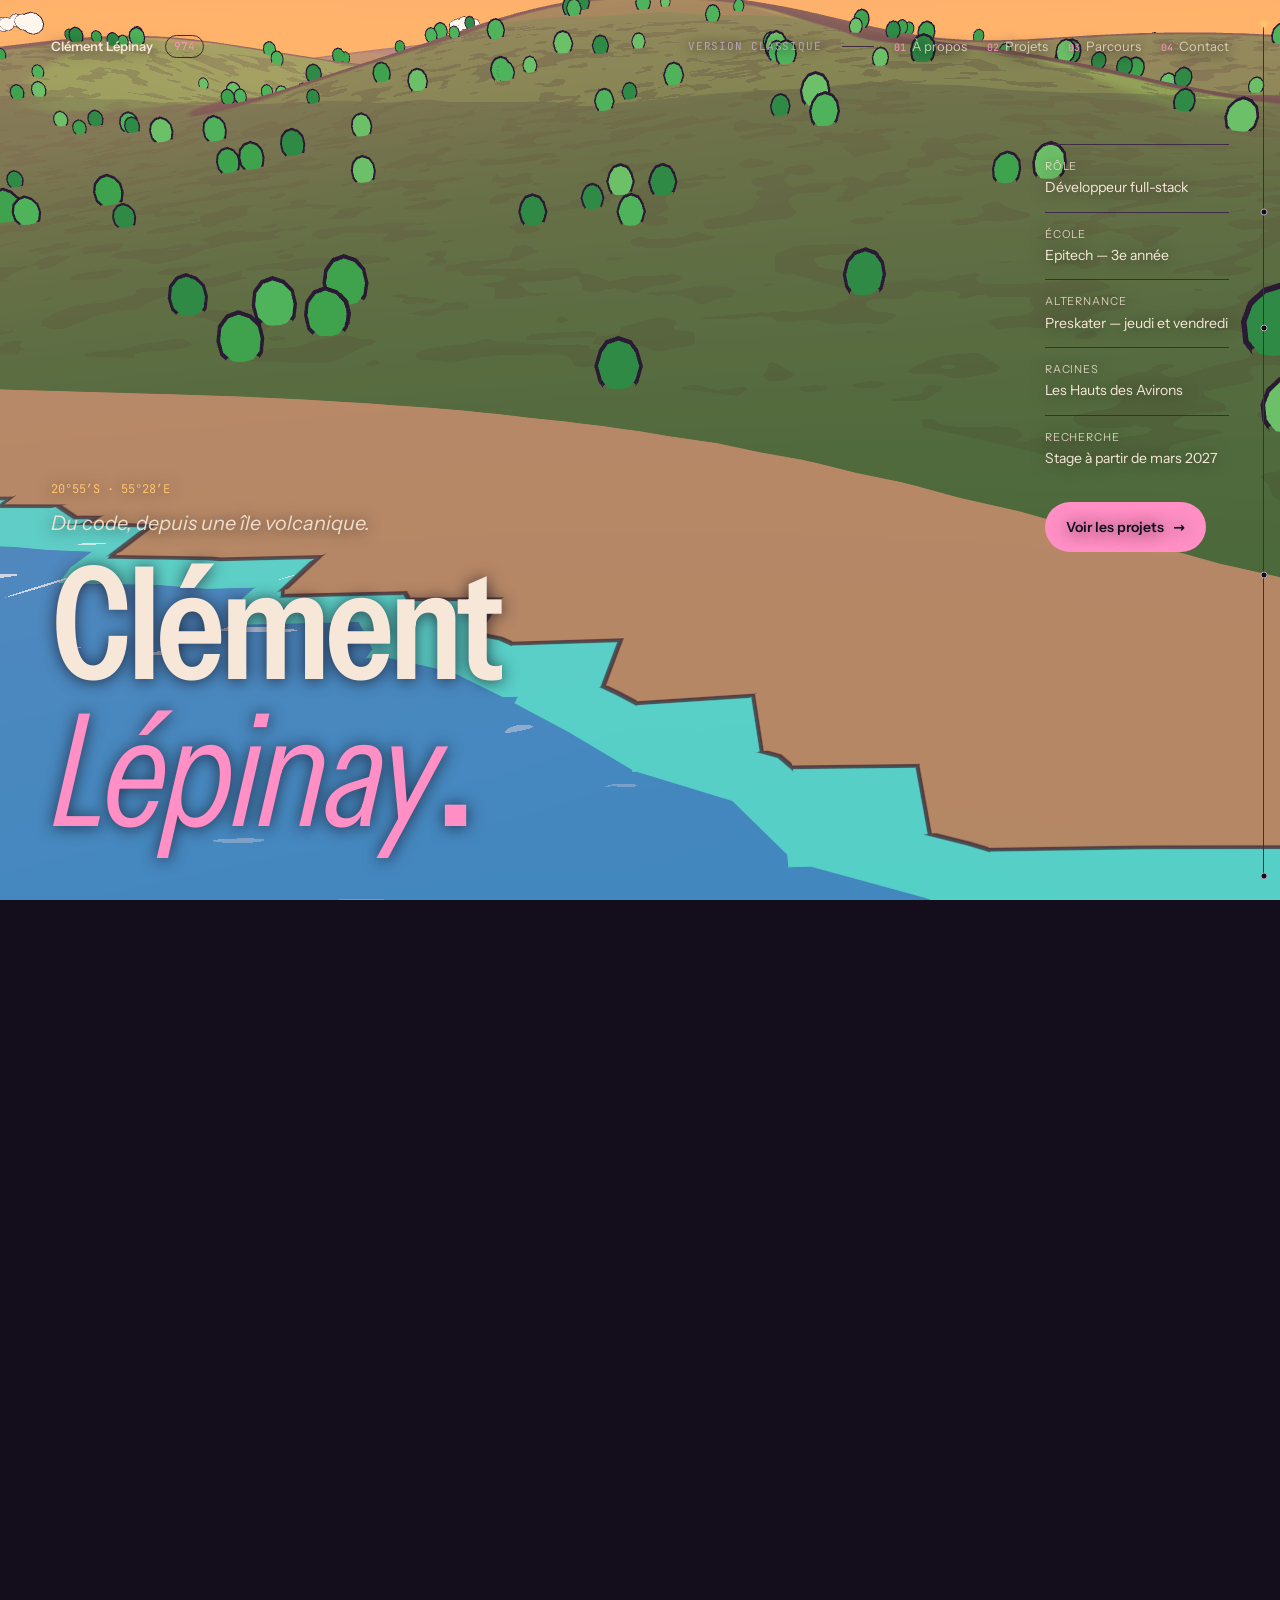
<file: index.html>
<!doctype html>
<html lang="fr">
  <head>
    <meta charset="UTF-8" />
    <link rel="icon" type="image/svg+xml" href="/favicon.svg?v=2" />
    <meta name="viewport" content="width=device-width, initial-scale=1.0" />
    <meta name="theme-color" content="#140D1C" />
    <meta name="description" content="Clément Lépinay, développeur full-stack, étudiant en 3e année à Epitech : projets, parcours et contact." />
    <title>Clément Lépinay — Développeur full-stack</title>
    <script>
      // Avant le premier rendu : le vol 3D et ses respirations entre sections n'existent que si WebGL est disponible.
      try { if (document.createElement('canvas').getContext('webgl2')) document.documentElement.classList.add('webgl') } catch {}
    </script>
    <script type="module" crossorigin src="/assets/main-R3yQnsLa.js"></script>
    <link rel="modulepreload" crossorigin href="/assets/jsx-runtime-Cx0BB4qO.js">
    <link rel="modulepreload" crossorigin href="/assets/pages-CURmknCS.js">
    <link rel="stylesheet" crossorigin href="/assets/pages-BCkWwvRs.css">
  </head>
  <body>
    <div id="root"><div aria-hidden="true" class="ground fixed inset-0 -z-20"></div><div aria-hidden="true" class="pointer-events-none fixed bottom-6 right-[max(0.5rem,1.25vw)] top-6 z-40 w-px bg-filet"><div class="h-full w-full origin-top bg-or" style="transform:scaleY(0)"></div><span class="progress-dot absolute left-1/2 size-[7px] -translate-x-1/2 -translate-y-1/2 rounded-full border"></span><span class="progress-dot absolute left-1/2 size-[7px] -translate-x-1/2 -translate-y-1/2 rounded-full border"></span><span class="progress-dot absolute left-1/2 size-[7px] -translate-x-1/2 -translate-y-1/2 rounded-full border"></span><span class="progress-dot absolute left-1/2 size-[7px] -translate-x-1/2 -translate-y-1/2 rounded-full border"></span><span class="progress-dot absolute left-1/2 size-[7px] -translate-x-1/2 -translate-y-1/2 rounded-full border"></span></div><main><section id="top" aria-label="Introduction" class="relative h-svh overflow-hidden [text-shadow:0_1px_16px_rgb(20_13_28/0.75)]"><div class="absolute inset-x-[max(1.25rem,4vw)] top-6 flex items-center justify-between gap-6"><p class="flex items-center gap-3 text-[0.8125rem] font-semibold">Clément Lépinay<span class="mono accent rounded-full border border-filet px-2 py-0.5 text-[0.6875rem] font-normal">974</span></p><nav aria-label="Version classique, sans scroll" class="flex items-center gap-5 [text-shadow:0_0_12px_#140d1c]"><span class="mono hidden text-[0.6875rem] uppercase tracking-[0.08em] text-lilas md:inline">Version classique</span><span aria-hidden="true" class="hidden h-px w-8 bg-filet md:block"></span><ul class="hidden items-center gap-5 md:flex"><li><a href="/a-propos/" class="group flex items-baseline gap-1.5 py-3 text-[0.8125rem] no-underline"><span class="mono accent text-[0.625rem]">01</span><span class="text-creme/75 underline decoration-transparent decoration-1 underline-offset-[6px] transition-colors duration-300 group-hover:text-creme group-hover:decoration-rose">À propos</span></a></li><li><a href="/projets/" class="group flex items-baseline gap-1.5 py-3 text-[0.8125rem] no-underline"><span class="mono accent text-[0.625rem]">02</span><span class="text-creme/75 underline decoration-transparent decoration-1 underline-offset-[6px] transition-colors duration-300 group-hover:text-creme group-hover:decoration-rose">Projets</span></a></li><li><a href="/parcours/" class="group flex items-baseline gap-1.5 py-3 text-[0.8125rem] no-underline"><span class="mono accent text-[0.625rem]">03</span><span class="text-creme/75 underline decoration-transparent decoration-1 underline-offset-[6px] transition-colors duration-300 group-hover:text-creme group-hover:decoration-rose">Parcours</span></a></li><li><a href="/contact/" class="group flex items-baseline gap-1.5 py-3 text-[0.8125rem] no-underline"><span class="mono accent text-[0.625rem]">04</span><span class="text-creme/75 underline decoration-transparent decoration-1 underline-offset-[6px] transition-colors duration-300 group-hover:text-creme group-hover:decoration-rose">Contact</span></a></li></ul><a href="/a-propos/" class="group py-3 text-[0.8125rem] text-creme/80 no-underline md:hidden"><span class="underline decoration-filet decoration-1 underline-offset-[6px] transition-colors duration-300 group-hover:decoration-rose">Version classique</span> <span aria-hidden="true" class="accent">→</span></a></nav></div><div class="absolute right-[max(1.25rem,4vw)] top-[16%] hidden w-[11.5rem] lg:block"><dl><div class="border-t border-filet py-3.5"><dt class="label text-[0.6875rem] text-creme/80">Rôle</dt><dd class="mt-1 text-[0.875rem] leading-snug">Développeur full-stack</dd></div><div class="border-t border-filet py-3.5"><dt class="label text-[0.6875rem] text-creme/80">École</dt><dd class="mt-1 text-[0.875rem] leading-snug">Epitech — 3e année</dd></div><div class="border-t border-filet py-3.5"><dt class="label text-[0.6875rem] text-creme/80">Alternance</dt><dd class="mt-1 text-[0.875rem] leading-snug">Preskater — jeudi et vendredi</dd></div><div class="border-t border-filet py-3.5"><dt class="label text-[0.6875rem] text-creme/80">Racines</dt><dd class="mt-1 text-[0.875rem] leading-snug">Les Hauts des Avirons</dd></div><div class="border-t border-filet py-3.5"><dt class="label text-[0.6875rem] text-creme/80">Recherche</dt><dd class="mt-1 text-[0.875rem] leading-snug">Stage à partir de mars 2027</dd></div></dl><a href="#projets" class="btn mt-5">Voir les projets <span aria-hidden="true">→</span></a></div><div class="absolute bottom-[max(1.5rem,5vh)]" style="left:max(1.25rem,4vw);right:max(1.25rem,4vw)"><p class="mono text-[0.75rem] text-or">20°55′S · 55°28′E</p><p class="mt-2 text-[clamp(1rem,1.6vw,1.25rem)] italic text-creme/90">Du code, depuis une île volcanique.</p><h1 class="mt-4 text-[clamp(5.75rem,12.2vw,11rem)]"><span class="block pb-[0.06em]">Clément</span><span class="block pb-[0.1em]"><em>Lépinay</em><span class="accent">.</span></span></h1><div class="mt-6 flex gap-3 lg:hidden"><a href="#projets" class="btn">Voir les projets</a></div></div></section><div aria-hidden="true" style="height:195svh" class="hidden [.webgl_&amp;]:block motion-reduce:[.webgl_&amp;]:hidden"></div><section id="presentation" aria-labelledby="presentation-title" class="flex flex-col justify-center gap-12 px-[max(1.25rem,6vw)] xl:flex-row min-h-svh py-28 xl:items-center xl:gap-[max(3rem,5vw)]"><div class="panel w-full px-6 py-10 sm:px-12 sm:py-14 max-w-4xl xl:max-w-[46rem] xl:shrink-0"><p class="label"><span class="mono accent">01</span> — <!-- -->Présentation<!-- --> · <!-- -->Roche Écrite</p><h2 id="presentation-title" class="mt-6 text-[clamp(2.75rem,6vw,5rem)]">Développeur <span class="whitespace-nowrap">full-stack,</span> <em>3e année à Epitech.</em></h2><div class="mt-8 max-w-[52ch] space-y-4 text-lilas"><p>Depuis tout petit, j’ai le nez plongé dans les écrans, et j’ai toujours voulu comprendre comment tout ce monde virtuel fonctionne. Le code a donc toujours été un choix logique.</p><p>Je vis à Saint-Denis, mais mes racines sont dans les Hauts des Avirons, où vit toute ma famille. En 3e année à Epitech, j’aime toujours autant comprendre un système de bout en bout, et je n’hésite pas à me lancer seul sur un sujet que je ne connais pas encore.</p><p>Hors du code, je suis également membre du BDE et Ambassadeur au sein d’Epitech.</p></div><ul class="mt-8 flex flex-wrap gap-2" aria-label="Compétences"><li class="tag">C</li><li class="tag">C++</li><li class="tag">Python</li><li class="tag">TypeScript</li><li class="tag">React</li><li class="tag">Next.js</li><li class="tag">Supabase</li><li class="tag">Prisma</li><li class="tag">Docker</li></ul></div><figure class="scrim border-l border-rose [text-shadow:0_1px_16px_rgb(20_13_28/0.8)] py-2 pl-6 xl:flex-1"><blockquote><p class="text-[clamp(2.25rem,4.4vw,4.25rem)] font-semibold leading-[0.92] tracking-[-0.035em] [font-stretch:78%] [text-wrap:balance]">Savoir coder, <em class="font-normal text-rose">et savoir pourquoi.</em></p></blockquote><figcaption class="mt-6 max-w-[36ch] text-[clamp(1rem,1.3vw,1.15rem)] text-creme/90">Ma fierté cette année : ne plus seulement écrire du code, mais savoir quelle stack choisir, et pourquoi.</figcaption></figure></section><div aria-hidden="true" style="height:80svh" class="hidden [.webgl_&amp;]:block motion-reduce:[.webgl_&amp;]:hidden"></div><section id="projets" aria-labelledby="projets-title" class="flex flex-col py-24"><div class="px-[max(1.25rem,6vw)]"><div class="panel inline-block px-6 py-6 sm:px-8"><p class="label"><span class="mono accent">02</span> — <!-- -->Projets<!-- --> · <!-- -->Cirque de Salazie</p><h2 id="projets-title" class="mt-4 text-[clamp(2.5rem,6vw,4.5rem)]">Travaux <em>sélectionnés</em><span class="accent">.</span></h2><p class="mt-4 max-w-[44ch] text-lilas">Une sélection, du plus récent au plus ancien. Ouvre une carte pour le détail.</p><a href="/projets/" class="btn-ghost mt-6">Tous les projets <span aria-hidden="true">→</span></a></div></div><div class="flex flex-1 items-center pt-10 [perspective:1400px]"><ul style="--cols:4" class="h-track enter-right relative w-full px-[max(1.25rem,6vw)]"><li class="project-card panel relative flex shrink-0 [.is-horizontal_&amp;]:w-[min(78vw,24rem)] flex-col p-3 pb-6 outline-offset-4 outline-rose has-[:focus-visible]:outline"><img src="/projects/dashboard.jpg" alt="Capture du projet Dashboard" loading="lazy" class="block aspect-[16/10] w-full rounded-lg border border-filet bg-nuit object-cover"/><h3 class="mt-5 px-2 text-[1.75rem]"><button type="button" class="cursor-pointer text-left after:absolute after:inset-0 focus-visible:outline-none">Dashboard</button></h3><p class="mt-2 px-2 text-[0.95rem] text-lilas">Une seule page pour suivre ses PR GitHub, piloter Spotify, lire ses mails Gmail et regarder YouTube, avec des widgets qu’on compose soi-même.</p><ul class="mt-auto flex flex-wrap gap-2 px-2 pt-5" aria-label="Technologies"><li class="tag">Nuxt 4</li><li class="tag">Vue 3</li><li class="tag">PostgreSQL</li><li class="tag">OAuth 2</li><li class="tag">Docker</li></ul></li><li class="project-card panel relative flex shrink-0 [.is-horizontal_&amp;]:w-[min(78vw,24rem)] flex-col p-3 pb-6 outline-offset-4 outline-rose has-[:focus-visible]:outline"><img src="/projects/survivor.jpg" alt="Capture du projet Survivor" loading="lazy" class="block aspect-[16/10] w-full rounded-lg border border-filet bg-nuit object-cover"/><h3 class="mt-5 px-2 text-[1.75rem]"><button type="button" class="cursor-pointer text-left after:absolute after:inset-0 focus-visible:outline-none">Survivor</button></h3><p class="mt-2 px-2 text-[0.95rem] text-lilas">Une piscine de gestion de projet face à un client exigeant, qui change de cap du jour au lendemain.</p><ul class="mt-auto flex flex-wrap gap-2 px-2 pt-5" aria-label="Technologies"><li class="tag">Gestion de projet</li><li class="tag">Docker</li><li class="tag">CI</li><li class="tag">RGPD</li><li class="tag">RGAA</li></ul></li><li class="project-card panel relative flex shrink-0 [.is-horizontal_&amp;]:w-[min(78vw,24rem)] flex-col p-3 pb-6 outline-offset-4 outline-rose has-[:focus-visible]:outline"><img src="/projects/sensai.jpg" alt="Capture du projet Sensai" loading="lazy" class="block aspect-[16/10] w-full rounded-lg border border-filet bg-nuit object-cover"/><h3 class="mt-5 px-2 text-[1.75rem]"><button type="button" class="cursor-pointer text-left after:absolute after:inset-0 focus-visible:outline-none">Sensai</button></h3><p class="mt-2 px-2 text-[0.95rem] text-lilas">Un tuteur IA qui tourne entièrement en local pour accompagner les étudiants sur leurs projets Epitech, sans faire le travail à leur place.</p><ul class="mt-auto flex flex-wrap gap-2 px-2 pt-5" aria-label="Technologies"><li class="tag">Python</li><li class="tag">Ollama</li><li class="tag">RAG</li><li class="tag">MCP</li><li class="tag">FastAPI</li><li class="tag">Next.js</li></ul></li><li class="project-card panel relative flex shrink-0 [.is-horizontal_&amp;]:w-[min(78vw,24rem)] flex-col p-3 pb-6 outline-offset-4 outline-rose has-[:focus-visible]:outline"><img src="/projects/zappy.jpg" alt="Capture du projet Zappy" loading="lazy" class="block aspect-[16/10] w-full rounded-lg border border-filet bg-nuit object-cover"/><h3 class="mt-5 px-2 text-[1.75rem]"><button type="button" class="cursor-pointer text-left after:absolute after:inset-0 focus-visible:outline-none">Zappy</button></h3><p class="mt-2 px-2 text-[0.95rem] text-lilas">Jeu en réseau où des équipes d’IA autonomes s’affrontent, visualisé en 3D en temps réel.</p><ul class="mt-auto flex flex-wrap gap-2 px-2 pt-5" aria-label="Technologies"><li class="tag">C</li><li class="tag">C++</li><li class="tag">raylib</li><li class="tag">Python</li><li class="tag">TCP</li></ul></li><li class="project-card panel relative flex shrink-0 [.is-horizontal_&amp;]:w-[min(78vw,24rem)] flex-col p-3 pb-6 outline-offset-4 outline-rose has-[:focus-visible]:outline"><img src="/projects/bernstein.jpg" alt="Capture du projet Bernstein" loading="lazy" class="block aspect-[16/10] w-full rounded-lg border border-filet bg-nuit object-cover"/><h3 class="mt-5 px-2 text-[1.75rem]"><button type="button" class="cursor-pointer text-left after:absolute after:inset-0 focus-visible:outline-none">Bernstein</button></h3><p class="mt-2 px-2 text-[0.95rem] text-lilas">Une application de vote découpée en services, déployée sur Kubernetes en local puis dans le cloud Azure.</p><ul class="mt-auto flex flex-wrap gap-2 px-2 pt-5" aria-label="Technologies"><li class="tag">Kubernetes</li><li class="tag">Docker</li><li class="tag">Kustomize</li><li class="tag">Azure AKS</li><li class="tag">k6</li></ul></li><li class="project-card panel relative flex shrink-0 [.is-horizontal_&amp;]:w-[min(78vw,24rem)] flex-col p-3 pb-6 outline-offset-4 outline-rose has-[:focus-visible]:outline"><img src="/projects/arcade.jpg" alt="Capture du projet Arcade" loading="lazy" class="block aspect-[16/10] w-full rounded-lg border border-filet bg-nuit object-cover"/><h3 class="mt-5 px-2 text-[1.75rem]"><button type="button" class="cursor-pointer text-left after:absolute after:inset-0 focus-visible:outline-none">Arcade</button></h3><p class="mt-2 px-2 text-[0.95rem] text-lilas">Une borne d’arcade où jeux et moteurs graphiques se changent à chaud, sans relancer le programme.</p><ul class="mt-auto flex flex-wrap gap-2 px-2 pt-5" aria-label="Technologies"><li class="tag">C++</li><li class="tag">dlopen</li><li class="tag">SFML</li><li class="tag">SDL2</li><li class="tag">ncurses</li></ul></li><li class="project-card panel relative flex shrink-0 [.is-horizontal_&amp;]:w-[min(78vw,24rem)] flex-col p-3 pb-6 outline-offset-4 outline-rose has-[:focus-visible]:outline"><img src="/projects/cvrie.jpg" alt="Capture du projet CVRIE" loading="lazy" class="block aspect-[16/10] w-full rounded-lg border border-filet bg-nuit object-cover"/><h3 class="mt-5 px-2 text-[1.75rem]"><button type="button" class="cursor-pointer text-left after:absolute after:inset-0 focus-visible:outline-none">CVRIE</button></h3><p class="mt-2 px-2 text-[0.95rem] text-lilas">Une IA médicale qui classe des radios pulmonaires et regroupe les témoignages de patients.</p><ul class="mt-auto flex flex-wrap gap-2 px-2 pt-5" aria-label="Technologies"><li class="tag">Python</li><li class="tag">scikit-learn</li><li class="tag">Pandas</li><li class="tag">Machine learning</li></ul></li></ul></div></section><div aria-hidden="true" style="height:105svh" class="hidden [.webgl_&amp;]:block motion-reduce:[.webgl_&amp;]:hidden"></div><section id="parcours" aria-labelledby="parcours-title" class="flex flex-col py-24 [&amp;.is-horizontal]:py-14"><div class="px-[max(1.25rem,6vw)]"><div class="panel inline-block px-6 py-6 sm:px-8"><p class="label"><span class="mono accent">03</span> — <!-- -->Parcours<!-- --> · <!-- -->Cirque de Mafate</p><h2 id="parcours-title" class="mt-4 text-[clamp(2.5rem,6vw,4.5rem)]">Pas à <em>pas</em><span class="accent">.</span></h2><p class="parcours-intro mt-4 max-w-[48ch] text-lilas">Aucune route n’entre dans Mafate : on y arrive à pied. Mon parcours s’est construit de la même façon.</p></div></div><div class="flex flex-1 items-center pt-6"><ol style="--cols:4" class="h-track enter-right timeline relative w-full px-[max(1.25rem,6vw)]"><svg aria-hidden="true" class="trail pointer-events-none absolute left-0 top-0 hidden h-full overflow-visible [.is-horizontal_&amp;]:block" fill="none"><defs><clipPath id="trail-done"><rect x="0" y="-200" width="0" height="2000"></rect></clipPath></defs><path stroke="#b7a3b5" stroke-opacity=".45" stroke-width="1" stroke-dasharray="2 5"></path><path stroke="#ff8fc4" stroke-width="1.5" stroke-linecap="round" clip-path="url(#trail-done)"></path></svg><li style="--drop:1" class="panel relative flex shrink-0 [.is-horizontal_&amp;]:w-[min(80vw,30rem)] flex-col px-6 pb-6 pt-5"><span aria-hidden="true" class="absolute -top-10 left-6 hidden h-10 w-px bg-filet [.is-horizontal_&amp;]:block"><span class="step-dot absolute -left-[4px] -top-[4px] size-[9px] rounded-full"></span><span class="mono absolute -top-[22px] left-2 whitespace-nowrap text-[0.6875rem] text-lilas">640<!-- --> m</span></span><p class="mono flex justify-between text-xs text-lilas">2022 — 2024<span class="accent">01</span></p><h3 class="mt-3 text-[1.6rem]">Lycée</h3><p class="mt-1">Représentant des élèves</p><p class="mt-5 flex items-baseline gap-3 border-y border-filet py-3"><span class="text-[2.25rem] font-semibold leading-none tracking-[-0.03em] [font-stretch:78%]">2 ans</span><span class="mono text-[0.6875rem] uppercase tracking-[0.06em] text-lilas">élu par mes camarades</span></p><p class="mt-4 text-[0.95rem] text-lilas">Élu représentant des élèves deux années de suite : le lien entre les élèves et l’équipe pédagogique, et les conseils de classe.</p><p class="mt-4 border-l border-rose pl-3 text-[0.95rem] italic">Porter la voix des autres m’a appris à écouter avant de répondre.</p><ul class="mt-auto flex flex-wrap gap-2 pt-5" aria-label="Compétences"><li class="tag">Communication</li><li class="tag">Prise de parole</li></ul></li><li style="--drop:0.711864406779661" class="panel relative flex shrink-0 [.is-horizontal_&amp;]:w-[min(80vw,30rem)] flex-col px-6 pb-6 pt-5"><span aria-hidden="true" class="absolute -top-10 left-6 hidden h-10 w-px bg-filet [.is-horizontal_&amp;]:block"><span class="step-dot absolute -left-[4px] -top-[4px] size-[9px] rounded-full"></span><span class="mono absolute -top-[22px] left-2 whitespace-nowrap text-[0.6875rem] text-lilas">980<!-- --> m</span></span><p class="mono flex justify-between text-xs text-lilas">2024 — 2025<span class="accent">02</span></p><h3 class="mt-3 text-[1.6rem]">Epitech, 1re année</h3><p class="mt-1">Epitech La Réunion</p><p class="mt-5 flex items-baseline gap-3 border-y border-filet py-3"><span class="text-[2.25rem] font-semibold leading-none tracking-[-0.03em] [font-stretch:78%]">42sh</span><span class="mono text-[0.6875rem] uppercase tracking-[0.06em] text-lilas">un shell Unix, en équipe</span></p><p class="mt-4 text-[0.95rem] text-lilas">Bac en poche, entrée à Epitech. Une année en C : Unix, algorithmique, et des projets de plus en plus gros, de my_radar au 42sh et au Corewar en équipe.</p><p class="mt-4 border-l border-rose pl-3 text-[0.95rem] italic">Ici, personne ne donne la solution : on cherche, on se trompe, on recommence.</p><ul class="mt-auto flex flex-wrap gap-2 pt-5" aria-label="Compétences"><li class="tag">C</li><li class="tag">Unix</li><li class="tag">Algorithmique</li><li class="tag">Git</li></ul></li><li style="--drop:0.8135593220338984" class="panel relative flex shrink-0 [.is-horizontal_&amp;]:w-[min(80vw,30rem)] flex-col px-6 pb-6 pt-5"><span aria-hidden="true" class="absolute -top-10 left-6 hidden h-10 w-px bg-filet [.is-horizontal_&amp;]:block"><span class="step-dot absolute -left-[4px] -top-[4px] size-[9px] rounded-full"></span><span class="mono absolute -top-[22px] left-2 whitespace-nowrap text-[0.6875rem] text-lilas">860<!-- --> m</span></span><p class="mono flex justify-between text-xs text-lilas">2025<span class="accent">03</span></p><h3 class="mt-3 text-[1.6rem]">Stage embarqué &amp; SaaS</h3><p class="mt-1">Bourbon Data Center</p><p class="mt-5 flex items-baseline gap-3 border-y border-filet py-3"><span class="text-[2.25rem] font-semibold leading-none tracking-[-0.03em] [font-stretch:78%]">6 mois</span><span class="mono text-[0.6875rem] uppercase tracking-[0.06em] text-lilas">en grande autonomie</span></p><p class="mt-4 text-[0.95rem] text-lilas">Un boîtier de pointage à empreinte digitale, l’API qui le relie au serveur et la plateforme SaaS qui restitue les présences aux responsables, avec le chiffrement des données biométriques.</p><p class="mt-4 border-l border-rose pl-3 text-[0.95rem] italic">Seul face à un sujet inconnu, j’ai appris à apprendre vite.</p><ul class="mt-auto flex flex-wrap gap-2 pt-5" aria-label="Compétences"><li class="tag">Embarqué</li><li class="tag">API</li><li class="tag">SaaS</li><li class="tag">Chiffrement</li></ul></li><li style="--drop:0.4915254237288136" class="panel relative flex shrink-0 [.is-horizontal_&amp;]:w-[min(80vw,30rem)] flex-col px-6 pb-6 pt-5"><span aria-hidden="true" class="absolute -top-10 left-6 hidden h-10 w-px bg-filet [.is-horizontal_&amp;]:block"><span class="step-dot absolute -left-[4px] -top-[4px] size-[9px] rounded-full"></span><span class="mono absolute -top-[22px] left-2 whitespace-nowrap text-[0.6875rem] text-lilas">1 240<!-- --> m</span></span><p class="mono flex justify-between text-xs text-lilas">2025 — auj.<span class="accent">04</span></p><h3 class="mt-3 text-[1.6rem]">Engagement</h3><p class="mt-1">BDE · Ambassadeur Epitech</p><p class="mt-5 flex items-baseline gap-3 border-y border-filet py-3"><span class="text-[2.25rem] font-semibold leading-none tracking-[-0.03em] [font-stretch:78%]">BDE</span><span class="mono text-[0.6875rem] uppercase tracking-[0.06em] text-lilas">pôle événementiel</span></p><p class="mt-4 text-[0.95rem] text-lilas">Membre du BDE au pôle événementiel, et ambassadeur de l’école sur les salons de l’alternance : présenter Epitech à ceux qui hésitent encore.</p><p class="mt-4 border-l border-rose pl-3 text-[0.95rem] italic">Une école, c’est d’abord les gens qu’on y croise.</p><ul class="mt-auto flex flex-wrap gap-2 pt-5" aria-label="Compétences"><li class="tag">Organisation</li><li class="tag">Travail en équipe</li></ul></li><li style="--drop:0.6016949152542372" class="panel relative flex shrink-0 [.is-horizontal_&amp;]:w-[min(80vw,30rem)] flex-col px-6 pb-6 pt-5"><span aria-hidden="true" class="absolute -top-10 left-6 hidden h-10 w-px bg-filet [.is-horizontal_&amp;]:block"><span class="step-dot absolute -left-[4px] -top-[4px] size-[9px] rounded-full"></span><span class="mono absolute -top-[22px] left-2 whitespace-nowrap text-[0.6875rem] text-lilas">1 110<!-- --> m</span></span><p class="mono flex justify-between text-xs text-lilas">2026<span class="accent">05</span></p><h3 class="mt-3 text-[1.6rem]">Epitech, 2e année</h3><p class="mt-1">Epitech La Réunion</p><p class="mt-5 flex items-baseline gap-3 border-y border-filet py-3"><span class="text-[2.25rem] font-semibold leading-none tracking-[-0.03em] [font-stretch:78%]">3D</span><span class="mono text-[0.6875rem] uppercase tracking-[0.06em] text-lilas">du Raytracer à Zappy</span></p><p class="mt-4 text-[0.95rem] text-lilas">Retour à l’école pour six mois de gros projets en C++ et en réseau : Raytracer, Arcade, MyTeams, une cartouche Game Boy, et Zappy pour finir l’année. En parallèle, j’ai validé AWS Cloud Foundations.</p><p class="mt-4 border-l border-rose pl-3 text-[0.95rem] italic">Une bonne architecture se remarque le jour où il faut tout changer.</p><ul class="mt-auto flex flex-wrap gap-2 pt-5" aria-label="Compétences"><li class="tag">C++</li><li class="tag">POO</li><li class="tag">Réseau</li><li class="tag">AWS</li></ul></li><li style="--drop:0.3050847457627119" class="panel relative flex shrink-0 [.is-horizontal_&amp;]:w-[min(80vw,30rem)] flex-col px-6 pb-6 pt-5"><span aria-hidden="true" class="absolute -top-10 left-6 hidden h-10 w-px bg-filet [.is-horizontal_&amp;]:block"><span class="step-dot absolute -left-[4px] -top-[4px] size-[9px] rounded-full"></span><span class="mono absolute -top-[22px] left-2 whitespace-nowrap text-[0.6875rem] text-lilas">1 460<!-- --> m</span></span><p class="mono flex justify-between text-xs text-lilas">2026<span class="accent">06</span></p><h3 class="mt-3 text-[1.6rem]">Hackathons</h3><p class="mt-1">MACE · Cour d’appel · WebCup</p><p class="mt-5 flex items-baseline gap-3 border-y border-filet py-3"><span class="text-[2.25rem] font-semibold leading-none tracking-[-0.03em] [font-stretch:78%]">24 h</span><span class="mono text-[0.6875rem] uppercase tracking-[0.06em] text-lilas">pour livrer à la WebCup</span></p><p class="mt-4 text-[0.95rem] text-lilas">Groupe MACE, Cour d’appel de Saint-Denis, puis la WebCup 2026 : un vrai problème, une équipe, et une démo à livrer avant la fin du chrono.</p><p class="mt-4 border-l border-rose pl-3 text-[0.95rem] italic">Sous la contrainte de temps, on tranche vite et on livre.</p><ul class="mt-auto flex flex-wrap gap-2 pt-5" aria-label="Compétences"><li class="tag">Next.js</li><li class="tag">Prototypage</li><li class="tag">Pitch</li></ul></li><li style="--drop:0" class="panel relative flex shrink-0 [.is-horizontal_&amp;]:w-[min(80vw,30rem)] flex-col px-6 pb-6 pt-5"><span aria-hidden="true" class="absolute -top-10 left-6 hidden h-10 w-px bg-filet [.is-horizontal_&amp;]:block"><span class="step-dot absolute -left-[4px] -top-[4px] size-[9px] rounded-full"></span><span class="mono absolute -top-[22px] left-2 whitespace-nowrap text-[0.6875rem] text-lilas">1 820<!-- --> m</span></span><p class="mono flex justify-between text-xs text-lilas">2026 — auj.<span class="accent">07</span></p><h3 class="mt-3 text-[1.6rem]">Epitech, 3e année</h3><p class="mt-1">Epitech · Preskater</p><p class="mt-5 flex items-baseline gap-3 border-y border-filet py-3"><span class="text-[2.25rem] font-semibold leading-none tracking-[-0.03em] [font-stretch:78%]">2 j</span><span class="mono text-[0.6875rem] uppercase tracking-[0.06em] text-lilas">par semaine en agence</span></p><p class="mt-4 text-[0.95rem] text-lilas">Année orientée web, en alternance chez Preskater (agence web et mobile) le jeudi et le vendredi : des clients exigeants et des délais à tenir.</p><p class="mt-4 border-l border-rose pl-3 text-[0.95rem] italic">Un client exigeant, c’est le meilleur des professeurs.</p><ul class="mt-auto flex flex-wrap gap-2 pt-5" aria-label="Compétences"><li class="tag">TypeScript</li><li class="tag">Nuxt</li><li class="tag">Next.js</li></ul></li></ol></div></section><div aria-hidden="true" style="height:80svh" class="hidden [.webgl_&amp;]:block motion-reduce:[.webgl_&amp;]:hidden"></div><section id="contact" aria-labelledby="contact-title" class="relative flex flex-col justify-between px-[max(1.25rem,6vw)] min-h-svh pb-8 pt-32 sm:pb-52"><div class="panel max-w-4xl px-6 py-10 sm:px-12 sm:py-14"><p class="label"><span class="mono accent">04</span> — <!-- -->Contact<!-- --> · <!-- -->Piton des Neiges</p><h2 id="contact-title" class="mt-6 text-[clamp(3rem,8vw,6.5rem)]">Écrivons <em>la suite</em><span class="accent">.</span></h2><p class="mt-6 max-w-[40ch] text-lilas"><em class="text-creme">Je cherche un stage à partir de mars 2027.</em> Un projet, une question, une opportunité : écris‑moi, je réponds.</p><a href="mailto:clement.lepinay@epitech.eu" class="mt-10 inline-block break-all text-[clamp(1.5rem,4vw,2.75rem)] font-semibold tracking-[-0.02em] text-creme underline decoration-rose decoration-2 underline-offset-[0.2em] [font-stretch:78%] hover:text-rose">clement.lepinay@epitech.eu</a><div class="mt-10 flex flex-wrap gap-3"><a href="https://www.linkedin.com/in/clement-lepinay-b55955346/" class="btn-ghost" target="_blank" rel="noreferrer">LinkedIn</a><a href="https://github.com/clemlpn" class="btn-ghost" target="_blank" rel="noreferrer">GitHub</a><a href="/cv-clement-lepinay.pdf" class="btn" download="">CV (PDF) <span aria-hidden="true">↓</span></a></div></div></section></main><dialog aria-labelledby="project-dialog-title" class="panel m-auto max-h-[88svh] w-[min(92vw,46rem)] overflow-y-auto overscroll-contain bg-nuit p-0 text-creme"></dialog></div>
  </body>
</html>
</file>
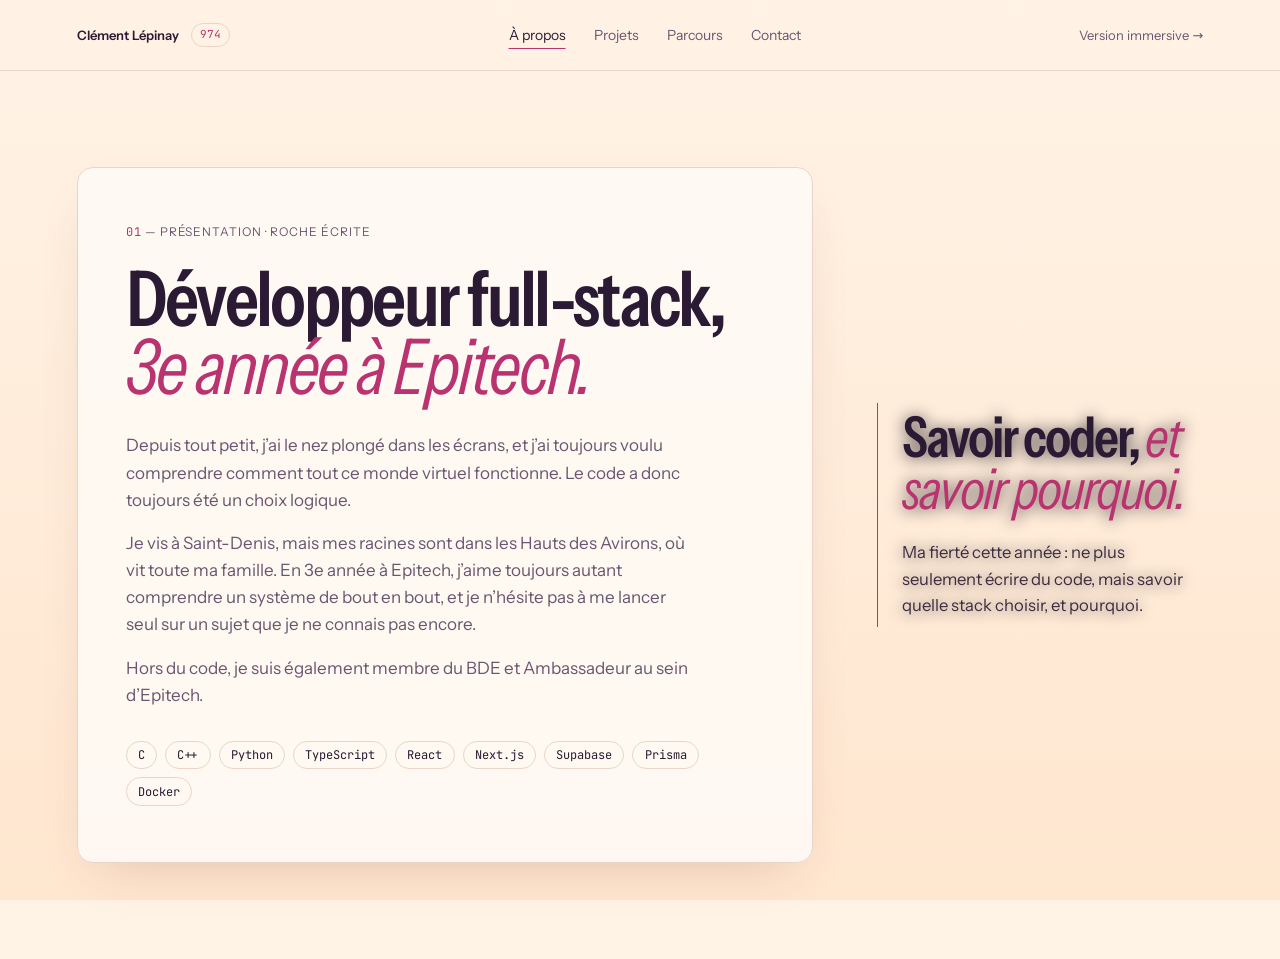
<file: a-propos/index.html>
<!doctype html>
<html lang="fr" class="light">
  <head>
    <meta charset="UTF-8" />
    <link rel="icon" type="image/svg+xml" href="/favicon.svg?v=2" />
    <meta name="viewport" content="width=device-width, initial-scale=1.0" />
    <meta name="theme-color" content="#FFF3E6" />
    <meta name="description" content="Clément Lépinay, développeur full-stack en 3e année à Epitech, à La Réunion : présentation et compétences." />
    <title>À propos — Clément Lépinay</title>
    <script type="module" crossorigin src="/assets/jsx-runtime-Cx0BB4qO.js"></script>
    <script type="module" crossorigin src="/assets/pages-CURmknCS.js"></script>
    <script type="module" crossorigin src="/assets/page-main-BRMYu3Q7.js"></script>
    <link rel="stylesheet" crossorigin href="/assets/pages-BCkWwvRs.css">
  </head>
  <body>
    <div id="root"><div aria-hidden="true" class="ground fixed inset-0 -z-20"></div><header class="border-b border-filet px-[max(1.25rem,6vw)] py-4"><div class="flex flex-wrap items-center justify-between gap-x-6 gap-y-3"><a href="/" class="flex items-center gap-3 text-[0.8125rem] font-semibold no-underline">Clément Lépinay<span class="mono accent rounded-full border border-filet px-2 py-0.5 text-[0.6875rem] font-normal">974</span></a><a href="/" class="text-[0.8125rem] text-lilas no-underline transition-colors duration-300 hover:text-creme sm:order-last">Version immersive <span aria-hidden="true">→</span></a><nav aria-label="Pages" class="-mx-1 w-full overflow-x-auto sm:mx-0 sm:w-auto"><ul class="flex gap-1"><li><a href="/a-propos/" aria-current="page" class="block whitespace-nowrap px-3 py-2 text-[0.875rem] text-lilas no-underline transition-colors duration-300 hover:text-creme aria-[current=page]:text-creme aria-[current=page]:underline aria-[current=page]:decoration-rose aria-[current=page]:underline-offset-8">À propos</a></li><li><a href="/projets/" class="block whitespace-nowrap px-3 py-2 text-[0.875rem] text-lilas no-underline transition-colors duration-300 hover:text-creme aria-[current=page]:text-creme aria-[current=page]:underline aria-[current=page]:decoration-rose aria-[current=page]:underline-offset-8">Projets</a></li><li><a href="/parcours/" class="block whitespace-nowrap px-3 py-2 text-[0.875rem] text-lilas no-underline transition-colors duration-300 hover:text-creme aria-[current=page]:text-creme aria-[current=page]:underline aria-[current=page]:decoration-rose aria-[current=page]:underline-offset-8">Parcours</a></li><li><a href="/contact/" class="block whitespace-nowrap px-3 py-2 text-[0.875rem] text-lilas no-underline transition-colors duration-300 hover:text-creme aria-[current=page]:text-creme aria-[current=page]:underline aria-[current=page]:decoration-rose aria-[current=page]:underline-offset-8">Contact</a></li></ul></nav></div></header><h1 class="sr-only">À propos — Clément Lépinay</h1><section id="presentation" aria-labelledby="presentation-title" class="flex flex-col justify-center gap-12 px-[max(1.25rem,6vw)] xl:flex-row py-16 sm:py-24 xl:items-center xl:gap-[max(3rem,5vw)]"><div class="panel w-full px-6 py-10 sm:px-12 sm:py-14 max-w-4xl xl:max-w-[46rem] xl:shrink-0"><p class="label"><span class="mono accent">01</span> — <!-- -->Présentation<!-- --> · <!-- -->Roche Écrite</p><h2 id="presentation-title" class="mt-6 text-[clamp(2.75rem,6vw,5rem)]">Développeur <span class="whitespace-nowrap">full-stack,</span> <em>3e année à Epitech.</em></h2><div class="mt-8 max-w-[52ch] space-y-4 text-lilas"><p>Depuis tout petit, j’ai le nez plongé dans les écrans, et j’ai toujours voulu comprendre comment tout ce monde virtuel fonctionne. Le code a donc toujours été un choix logique.</p><p>Je vis à Saint-Denis, mais mes racines sont dans les Hauts des Avirons, où vit toute ma famille. En 3e année à Epitech, j’aime toujours autant comprendre un système de bout en bout, et je n’hésite pas à me lancer seul sur un sujet que je ne connais pas encore.</p><p>Hors du code, je suis également membre du BDE et Ambassadeur au sein d’Epitech.</p></div><ul class="mt-8 flex flex-wrap gap-2" aria-label="Compétences"><li class="tag">C</li><li class="tag">C++</li><li class="tag">Python</li><li class="tag">TypeScript</li><li class="tag">React</li><li class="tag">Next.js</li><li class="tag">Supabase</li><li class="tag">Prisma</li><li class="tag">Docker</li></ul></div><figure class="scrim border-l border-rose [text-shadow:0_1px_16px_rgb(20_13_28/0.8)] py-2 pl-6 xl:flex-1"><blockquote><p class="text-[clamp(2.25rem,4.4vw,4.25rem)] font-semibold leading-[0.92] tracking-[-0.035em] [font-stretch:78%] [text-wrap:balance]">Savoir coder, <em class="font-normal text-rose">et savoir pourquoi.</em></p></blockquote><figcaption class="mt-6 max-w-[36ch] text-[clamp(1rem,1.3vw,1.15rem)] text-creme/90">Ma fierté cette année : ne plus seulement écrire du code, mais savoir quelle stack choisir, et pourquoi.</figcaption></figure></section></div>
  </body>
</html>
</file>
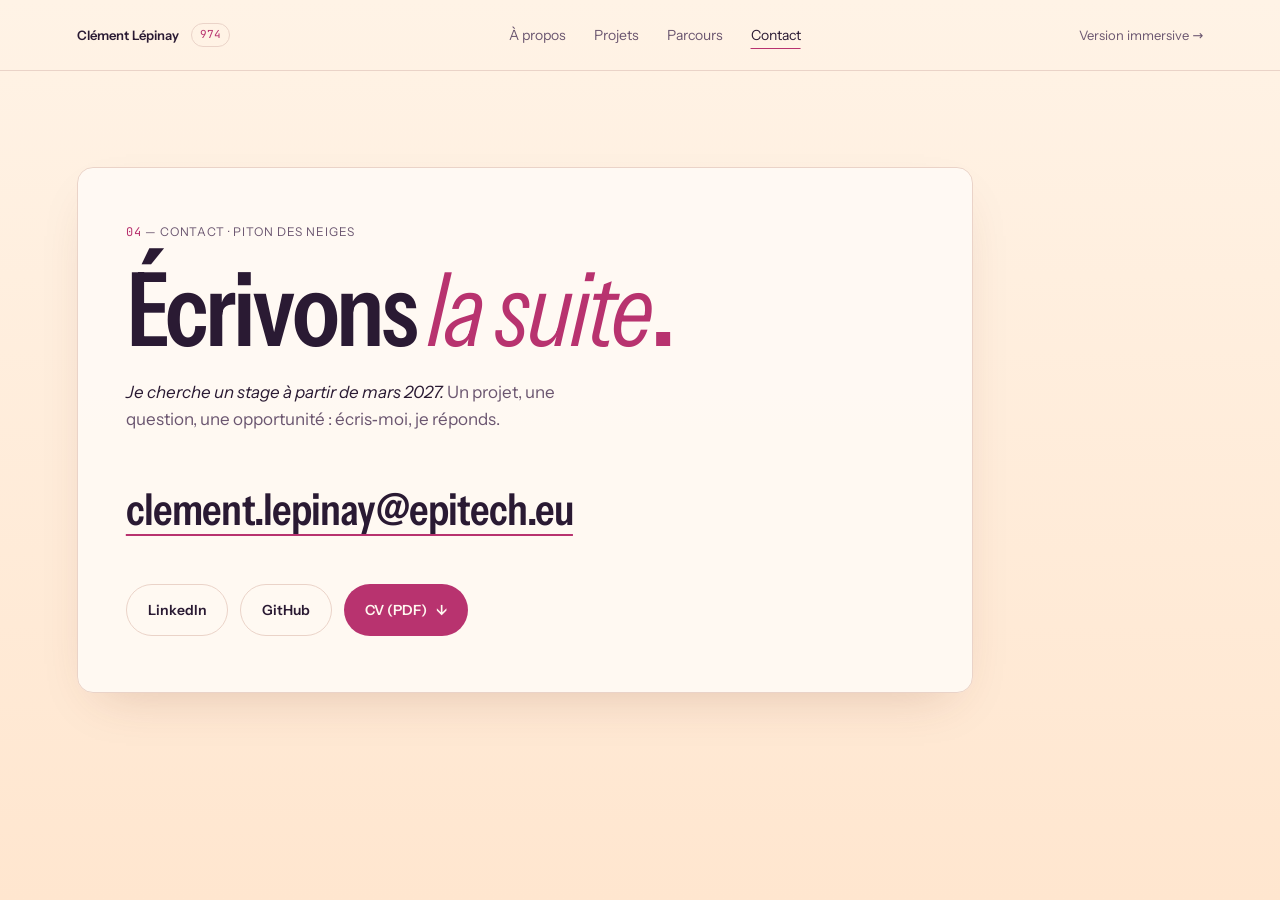
<file: contact/index.html>
<!doctype html>
<html lang="fr" class="light">
  <head>
    <meta charset="UTF-8" />
    <link rel="icon" type="image/svg+xml" href="/favicon.svg?v=2" />
    <meta name="viewport" content="width=device-width, initial-scale=1.0" />
    <meta name="theme-color" content="#FFF3E6" />
    <meta name="description" content="Contacter Clément Lépinay, développeur full-stack : email, LinkedIn, GitHub, CV." />
    <title>Contact — Clément Lépinay</title>
    <script type="module" crossorigin src="/assets/jsx-runtime-Cx0BB4qO.js"></script>
    <script type="module" crossorigin src="/assets/pages-CURmknCS.js"></script>
    <script type="module" crossorigin src="/assets/page-main-BRMYu3Q7.js"></script>
    <link rel="stylesheet" crossorigin href="/assets/pages-BCkWwvRs.css">
  </head>
  <body>
    <div id="root"><div aria-hidden="true" class="ground fixed inset-0 -z-20"></div><header class="border-b border-filet px-[max(1.25rem,6vw)] py-4"><div class="flex flex-wrap items-center justify-between gap-x-6 gap-y-3"><a href="/" class="flex items-center gap-3 text-[0.8125rem] font-semibold no-underline">Clément Lépinay<span class="mono accent rounded-full border border-filet px-2 py-0.5 text-[0.6875rem] font-normal">974</span></a><a href="/" class="text-[0.8125rem] text-lilas no-underline transition-colors duration-300 hover:text-creme sm:order-last">Version immersive <span aria-hidden="true">→</span></a><nav aria-label="Pages" class="-mx-1 w-full overflow-x-auto sm:mx-0 sm:w-auto"><ul class="flex gap-1"><li><a href="/a-propos/" class="block whitespace-nowrap px-3 py-2 text-[0.875rem] text-lilas no-underline transition-colors duration-300 hover:text-creme aria-[current=page]:text-creme aria-[current=page]:underline aria-[current=page]:decoration-rose aria-[current=page]:underline-offset-8">À propos</a></li><li><a href="/projets/" class="block whitespace-nowrap px-3 py-2 text-[0.875rem] text-lilas no-underline transition-colors duration-300 hover:text-creme aria-[current=page]:text-creme aria-[current=page]:underline aria-[current=page]:decoration-rose aria-[current=page]:underline-offset-8">Projets</a></li><li><a href="/parcours/" class="block whitespace-nowrap px-3 py-2 text-[0.875rem] text-lilas no-underline transition-colors duration-300 hover:text-creme aria-[current=page]:text-creme aria-[current=page]:underline aria-[current=page]:decoration-rose aria-[current=page]:underline-offset-8">Parcours</a></li><li><a href="/contact/" aria-current="page" class="block whitespace-nowrap px-3 py-2 text-[0.875rem] text-lilas no-underline transition-colors duration-300 hover:text-creme aria-[current=page]:text-creme aria-[current=page]:underline aria-[current=page]:decoration-rose aria-[current=page]:underline-offset-8">Contact</a></li></ul></nav></div></header><h1 class="sr-only">Contact — Clément Lépinay</h1><section id="contact" aria-labelledby="contact-title" class="relative flex flex-col justify-between px-[max(1.25rem,6vw)] pb-8 pt-16 sm:pt-24"><div class="panel max-w-4xl px-6 py-10 sm:px-12 sm:py-14"><p class="label"><span class="mono accent">04</span> — <!-- -->Contact<!-- --> · <!-- -->Piton des Neiges</p><h2 id="contact-title" class="mt-6 text-[clamp(3rem,8vw,6.5rem)]">Écrivons <em>la suite</em><span class="accent">.</span></h2><p class="mt-6 max-w-[40ch] text-lilas"><em class="text-creme">Je cherche un stage à partir de mars 2027.</em> Un projet, une question, une opportunité : écris‑moi, je réponds.</p><a href="mailto:clement.lepinay@epitech.eu" class="mt-10 inline-block break-all text-[clamp(1.5rem,4vw,2.75rem)] font-semibold tracking-[-0.02em] text-creme underline decoration-rose decoration-2 underline-offset-[0.2em] [font-stretch:78%] hover:text-rose">clement.lepinay@epitech.eu</a><div class="mt-10 flex flex-wrap gap-3"><a href="https://www.linkedin.com/in/clement-lepinay-b55955346/" class="btn-ghost" target="_blank" rel="noreferrer">LinkedIn</a><a href="https://github.com/clemlpn" class="btn-ghost" target="_blank" rel="noreferrer">GitHub</a><a href="/cv-clement-lepinay.pdf" class="btn" download="">CV (PDF) <span aria-hidden="true">↓</span></a></div></div></section></div>
  </body>
</html>
</file>
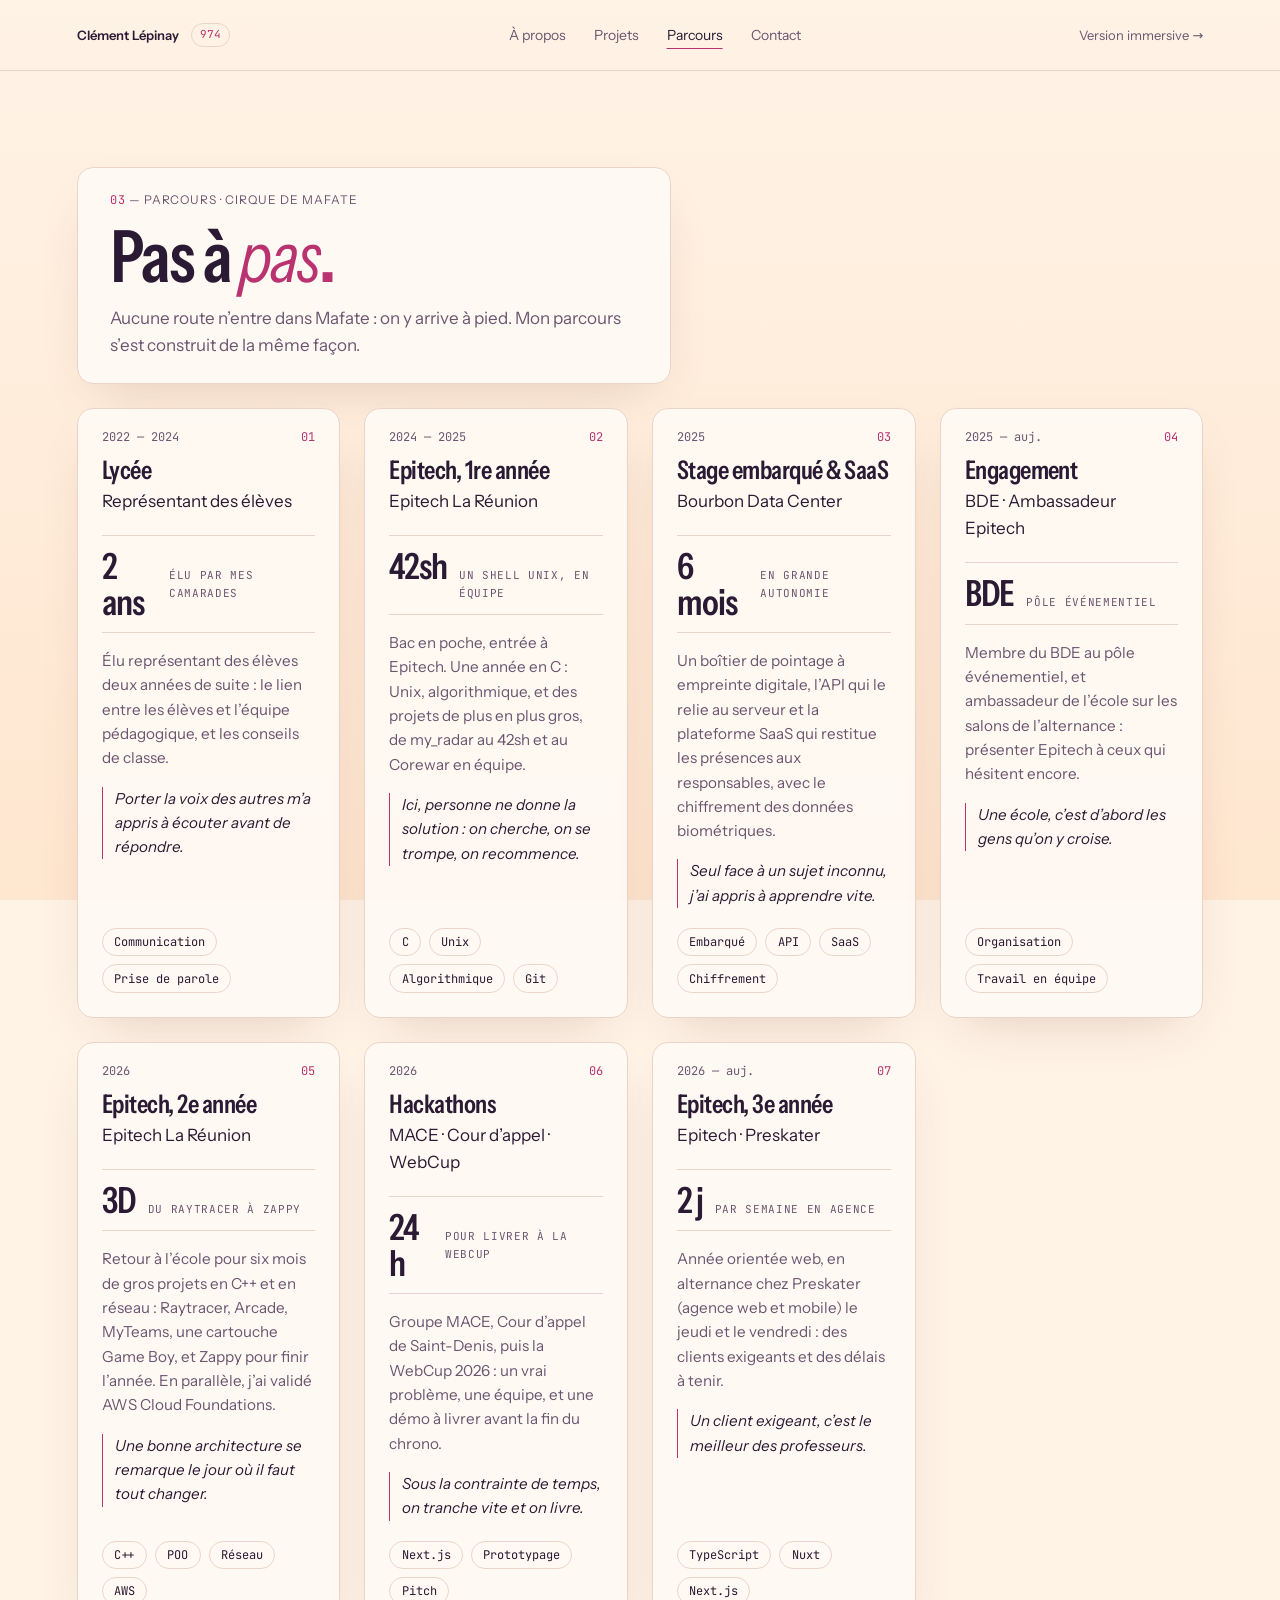
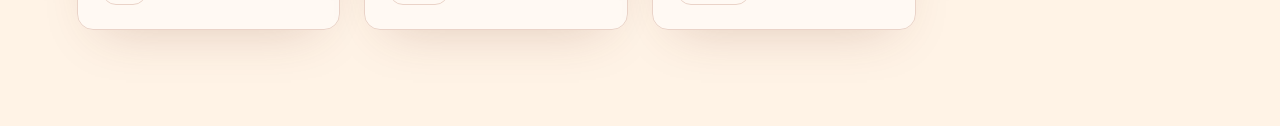
<file: parcours/index.html>
<!doctype html>
<html lang="fr" class="light">
  <head>
    <meta charset="UTF-8" />
    <link rel="icon" type="image/svg+xml" href="/favicon.svg?v=2" />
    <meta name="viewport" content="width=device-width, initial-scale=1.0" />
    <meta name="theme-color" content="#FFF3E6" />
    <meta name="description" content="Le parcours de Clément Lépinay : lycée, Epitech, stage, hackathons, alternance." />
    <title>Parcours — Clément Lépinay</title>
    <script type="module" crossorigin src="/assets/jsx-runtime-Cx0BB4qO.js"></script>
    <script type="module" crossorigin src="/assets/pages-CURmknCS.js"></script>
    <script type="module" crossorigin src="/assets/page-main-BRMYu3Q7.js"></script>
    <link rel="stylesheet" crossorigin href="/assets/pages-BCkWwvRs.css">
  </head>
  <body>
    <div id="root"><div aria-hidden="true" class="ground fixed inset-0 -z-20"></div><header class="border-b border-filet px-[max(1.25rem,6vw)] py-4"><div class="flex flex-wrap items-center justify-between gap-x-6 gap-y-3"><a href="/" class="flex items-center gap-3 text-[0.8125rem] font-semibold no-underline">Clément Lépinay<span class="mono accent rounded-full border border-filet px-2 py-0.5 text-[0.6875rem] font-normal">974</span></a><a href="/" class="text-[0.8125rem] text-lilas no-underline transition-colors duration-300 hover:text-creme sm:order-last">Version immersive <span aria-hidden="true">→</span></a><nav aria-label="Pages" class="-mx-1 w-full overflow-x-auto sm:mx-0 sm:w-auto"><ul class="flex gap-1"><li><a href="/a-propos/" class="block whitespace-nowrap px-3 py-2 text-[0.875rem] text-lilas no-underline transition-colors duration-300 hover:text-creme aria-[current=page]:text-creme aria-[current=page]:underline aria-[current=page]:decoration-rose aria-[current=page]:underline-offset-8">À propos</a></li><li><a href="/projets/" class="block whitespace-nowrap px-3 py-2 text-[0.875rem] text-lilas no-underline transition-colors duration-300 hover:text-creme aria-[current=page]:text-creme aria-[current=page]:underline aria-[current=page]:decoration-rose aria-[current=page]:underline-offset-8">Projets</a></li><li><a href="/parcours/" aria-current="page" class="block whitespace-nowrap px-3 py-2 text-[0.875rem] text-lilas no-underline transition-colors duration-300 hover:text-creme aria-[current=page]:text-creme aria-[current=page]:underline aria-[current=page]:decoration-rose aria-[current=page]:underline-offset-8">Parcours</a></li><li><a href="/contact/" class="block whitespace-nowrap px-3 py-2 text-[0.875rem] text-lilas no-underline transition-colors duration-300 hover:text-creme aria-[current=page]:text-creme aria-[current=page]:underline aria-[current=page]:decoration-rose aria-[current=page]:underline-offset-8">Contact</a></li></ul></nav></div></header><h1 class="sr-only">Parcours — Clément Lépinay</h1><section id="parcours" aria-labelledby="parcours-title" class="flex flex-col py-24 [&amp;.is-horizontal]:py-14"><div class="px-[max(1.25rem,6vw)]"><div class="panel inline-block px-6 py-6 sm:px-8"><p class="label"><span class="mono accent">03</span> — <!-- -->Parcours<!-- --> · <!-- -->Cirque de Mafate</p><h2 id="parcours-title" class="mt-4 text-[clamp(2.5rem,6vw,4.5rem)]">Pas à <em>pas</em><span class="accent">.</span></h2><p class="parcours-intro mt-4 max-w-[48ch] text-lilas">Aucune route n’entre dans Mafate : on y arrive à pied. Mon parcours s’est construit de la même façon.</p></div></div><div class="flex flex-1 items-center pt-6"><ol style="--cols:4" class="h-track enter-right timeline relative w-full px-[max(1.25rem,6vw)]"><svg aria-hidden="true" class="trail pointer-events-none absolute left-0 top-0 hidden h-full overflow-visible [.is-horizontal_&amp;]:block" fill="none"><defs><clipPath id="trail-done"><rect x="0" y="-200" width="0" height="2000"></rect></clipPath></defs><path stroke="#b7a3b5" stroke-opacity=".45" stroke-width="1" stroke-dasharray="2 5"></path><path stroke="#ff8fc4" stroke-width="1.5" stroke-linecap="round" clip-path="url(#trail-done)"></path></svg><li style="--drop:1" class="panel relative flex shrink-0 [.is-horizontal_&amp;]:w-[min(80vw,30rem)] flex-col px-6 pb-6 pt-5"><span aria-hidden="true" class="absolute -top-10 left-6 hidden h-10 w-px bg-filet [.is-horizontal_&amp;]:block"><span class="step-dot absolute -left-[4px] -top-[4px] size-[9px] rounded-full"></span><span class="mono absolute -top-[22px] left-2 whitespace-nowrap text-[0.6875rem] text-lilas">640<!-- --> m</span></span><p class="mono flex justify-between text-xs text-lilas">2022 — 2024<span class="accent">01</span></p><h3 class="mt-3 text-[1.6rem]">Lycée</h3><p class="mt-1">Représentant des élèves</p><p class="mt-5 flex items-baseline gap-3 border-y border-filet py-3"><span class="text-[2.25rem] font-semibold leading-none tracking-[-0.03em] [font-stretch:78%]">2 ans</span><span class="mono text-[0.6875rem] uppercase tracking-[0.06em] text-lilas">élu par mes camarades</span></p><p class="mt-4 text-[0.95rem] text-lilas">Élu représentant des élèves deux années de suite : le lien entre les élèves et l’équipe pédagogique, et les conseils de classe.</p><p class="mt-4 border-l border-rose pl-3 text-[0.95rem] italic">Porter la voix des autres m’a appris à écouter avant de répondre.</p><ul class="mt-auto flex flex-wrap gap-2 pt-5" aria-label="Compétences"><li class="tag">Communication</li><li class="tag">Prise de parole</li></ul></li><li style="--drop:0.711864406779661" class="panel relative flex shrink-0 [.is-horizontal_&amp;]:w-[min(80vw,30rem)] flex-col px-6 pb-6 pt-5"><span aria-hidden="true" class="absolute -top-10 left-6 hidden h-10 w-px bg-filet [.is-horizontal_&amp;]:block"><span class="step-dot absolute -left-[4px] -top-[4px] size-[9px] rounded-full"></span><span class="mono absolute -top-[22px] left-2 whitespace-nowrap text-[0.6875rem] text-lilas">980<!-- --> m</span></span><p class="mono flex justify-between text-xs text-lilas">2024 — 2025<span class="accent">02</span></p><h3 class="mt-3 text-[1.6rem]">Epitech, 1re année</h3><p class="mt-1">Epitech La Réunion</p><p class="mt-5 flex items-baseline gap-3 border-y border-filet py-3"><span class="text-[2.25rem] font-semibold leading-none tracking-[-0.03em] [font-stretch:78%]">42sh</span><span class="mono text-[0.6875rem] uppercase tracking-[0.06em] text-lilas">un shell Unix, en équipe</span></p><p class="mt-4 text-[0.95rem] text-lilas">Bac en poche, entrée à Epitech. Une année en C : Unix, algorithmique, et des projets de plus en plus gros, de my_radar au 42sh et au Corewar en équipe.</p><p class="mt-4 border-l border-rose pl-3 text-[0.95rem] italic">Ici, personne ne donne la solution : on cherche, on se trompe, on recommence.</p><ul class="mt-auto flex flex-wrap gap-2 pt-5" aria-label="Compétences"><li class="tag">C</li><li class="tag">Unix</li><li class="tag">Algorithmique</li><li class="tag">Git</li></ul></li><li style="--drop:0.8135593220338984" class="panel relative flex shrink-0 [.is-horizontal_&amp;]:w-[min(80vw,30rem)] flex-col px-6 pb-6 pt-5"><span aria-hidden="true" class="absolute -top-10 left-6 hidden h-10 w-px bg-filet [.is-horizontal_&amp;]:block"><span class="step-dot absolute -left-[4px] -top-[4px] size-[9px] rounded-full"></span><span class="mono absolute -top-[22px] left-2 whitespace-nowrap text-[0.6875rem] text-lilas">860<!-- --> m</span></span><p class="mono flex justify-between text-xs text-lilas">2025<span class="accent">03</span></p><h3 class="mt-3 text-[1.6rem]">Stage embarqué &amp; SaaS</h3><p class="mt-1">Bourbon Data Center</p><p class="mt-5 flex items-baseline gap-3 border-y border-filet py-3"><span class="text-[2.25rem] font-semibold leading-none tracking-[-0.03em] [font-stretch:78%]">6 mois</span><span class="mono text-[0.6875rem] uppercase tracking-[0.06em] text-lilas">en grande autonomie</span></p><p class="mt-4 text-[0.95rem] text-lilas">Un boîtier de pointage à empreinte digitale, l’API qui le relie au serveur et la plateforme SaaS qui restitue les présences aux responsables, avec le chiffrement des données biométriques.</p><p class="mt-4 border-l border-rose pl-3 text-[0.95rem] italic">Seul face à un sujet inconnu, j’ai appris à apprendre vite.</p><ul class="mt-auto flex flex-wrap gap-2 pt-5" aria-label="Compétences"><li class="tag">Embarqué</li><li class="tag">API</li><li class="tag">SaaS</li><li class="tag">Chiffrement</li></ul></li><li style="--drop:0.4915254237288136" class="panel relative flex shrink-0 [.is-horizontal_&amp;]:w-[min(80vw,30rem)] flex-col px-6 pb-6 pt-5"><span aria-hidden="true" class="absolute -top-10 left-6 hidden h-10 w-px bg-filet [.is-horizontal_&amp;]:block"><span class="step-dot absolute -left-[4px] -top-[4px] size-[9px] rounded-full"></span><span class="mono absolute -top-[22px] left-2 whitespace-nowrap text-[0.6875rem] text-lilas">1 240<!-- --> m</span></span><p class="mono flex justify-between text-xs text-lilas">2025 — auj.<span class="accent">04</span></p><h3 class="mt-3 text-[1.6rem]">Engagement</h3><p class="mt-1">BDE · Ambassadeur Epitech</p><p class="mt-5 flex items-baseline gap-3 border-y border-filet py-3"><span class="text-[2.25rem] font-semibold leading-none tracking-[-0.03em] [font-stretch:78%]">BDE</span><span class="mono text-[0.6875rem] uppercase tracking-[0.06em] text-lilas">pôle événementiel</span></p><p class="mt-4 text-[0.95rem] text-lilas">Membre du BDE au pôle événementiel, et ambassadeur de l’école sur les salons de l’alternance : présenter Epitech à ceux qui hésitent encore.</p><p class="mt-4 border-l border-rose pl-3 text-[0.95rem] italic">Une école, c’est d’abord les gens qu’on y croise.</p><ul class="mt-auto flex flex-wrap gap-2 pt-5" aria-label="Compétences"><li class="tag">Organisation</li><li class="tag">Travail en équipe</li></ul></li><li style="--drop:0.6016949152542372" class="panel relative flex shrink-0 [.is-horizontal_&amp;]:w-[min(80vw,30rem)] flex-col px-6 pb-6 pt-5"><span aria-hidden="true" class="absolute -top-10 left-6 hidden h-10 w-px bg-filet [.is-horizontal_&amp;]:block"><span class="step-dot absolute -left-[4px] -top-[4px] size-[9px] rounded-full"></span><span class="mono absolute -top-[22px] left-2 whitespace-nowrap text-[0.6875rem] text-lilas">1 110<!-- --> m</span></span><p class="mono flex justify-between text-xs text-lilas">2026<span class="accent">05</span></p><h3 class="mt-3 text-[1.6rem]">Epitech, 2e année</h3><p class="mt-1">Epitech La Réunion</p><p class="mt-5 flex items-baseline gap-3 border-y border-filet py-3"><span class="text-[2.25rem] font-semibold leading-none tracking-[-0.03em] [font-stretch:78%]">3D</span><span class="mono text-[0.6875rem] uppercase tracking-[0.06em] text-lilas">du Raytracer à Zappy</span></p><p class="mt-4 text-[0.95rem] text-lilas">Retour à l’école pour six mois de gros projets en C++ et en réseau : Raytracer, Arcade, MyTeams, une cartouche Game Boy, et Zappy pour finir l’année. En parallèle, j’ai validé AWS Cloud Foundations.</p><p class="mt-4 border-l border-rose pl-3 text-[0.95rem] italic">Une bonne architecture se remarque le jour où il faut tout changer.</p><ul class="mt-auto flex flex-wrap gap-2 pt-5" aria-label="Compétences"><li class="tag">C++</li><li class="tag">POO</li><li class="tag">Réseau</li><li class="tag">AWS</li></ul></li><li style="--drop:0.3050847457627119" class="panel relative flex shrink-0 [.is-horizontal_&amp;]:w-[min(80vw,30rem)] flex-col px-6 pb-6 pt-5"><span aria-hidden="true" class="absolute -top-10 left-6 hidden h-10 w-px bg-filet [.is-horizontal_&amp;]:block"><span class="step-dot absolute -left-[4px] -top-[4px] size-[9px] rounded-full"></span><span class="mono absolute -top-[22px] left-2 whitespace-nowrap text-[0.6875rem] text-lilas">1 460<!-- --> m</span></span><p class="mono flex justify-between text-xs text-lilas">2026<span class="accent">06</span></p><h3 class="mt-3 text-[1.6rem]">Hackathons</h3><p class="mt-1">MACE · Cour d’appel · WebCup</p><p class="mt-5 flex items-baseline gap-3 border-y border-filet py-3"><span class="text-[2.25rem] font-semibold leading-none tracking-[-0.03em] [font-stretch:78%]">24 h</span><span class="mono text-[0.6875rem] uppercase tracking-[0.06em] text-lilas">pour livrer à la WebCup</span></p><p class="mt-4 text-[0.95rem] text-lilas">Groupe MACE, Cour d’appel de Saint-Denis, puis la WebCup 2026 : un vrai problème, une équipe, et une démo à livrer avant la fin du chrono.</p><p class="mt-4 border-l border-rose pl-3 text-[0.95rem] italic">Sous la contrainte de temps, on tranche vite et on livre.</p><ul class="mt-auto flex flex-wrap gap-2 pt-5" aria-label="Compétences"><li class="tag">Next.js</li><li class="tag">Prototypage</li><li class="tag">Pitch</li></ul></li><li style="--drop:0" class="panel relative flex shrink-0 [.is-horizontal_&amp;]:w-[min(80vw,30rem)] flex-col px-6 pb-6 pt-5"><span aria-hidden="true" class="absolute -top-10 left-6 hidden h-10 w-px bg-filet [.is-horizontal_&amp;]:block"><span class="step-dot absolute -left-[4px] -top-[4px] size-[9px] rounded-full"></span><span class="mono absolute -top-[22px] left-2 whitespace-nowrap text-[0.6875rem] text-lilas">1 820<!-- --> m</span></span><p class="mono flex justify-between text-xs text-lilas">2026 — auj.<span class="accent">07</span></p><h3 class="mt-3 text-[1.6rem]">Epitech, 3e année</h3><p class="mt-1">Epitech · Preskater</p><p class="mt-5 flex items-baseline gap-3 border-y border-filet py-3"><span class="text-[2.25rem] font-semibold leading-none tracking-[-0.03em] [font-stretch:78%]">2 j</span><span class="mono text-[0.6875rem] uppercase tracking-[0.06em] text-lilas">par semaine en agence</span></p><p class="mt-4 text-[0.95rem] text-lilas">Année orientée web, en alternance chez Preskater (agence web et mobile) le jeudi et le vendredi : des clients exigeants et des délais à tenir.</p><p class="mt-4 border-l border-rose pl-3 text-[0.95rem] italic">Un client exigeant, c’est le meilleur des professeurs.</p><ul class="mt-auto flex flex-wrap gap-2 pt-5" aria-label="Compétences"><li class="tag">TypeScript</li><li class="tag">Nuxt</li><li class="tag">Next.js</li></ul></li></ol></div></section></div>
  </body>
</html>
</file>
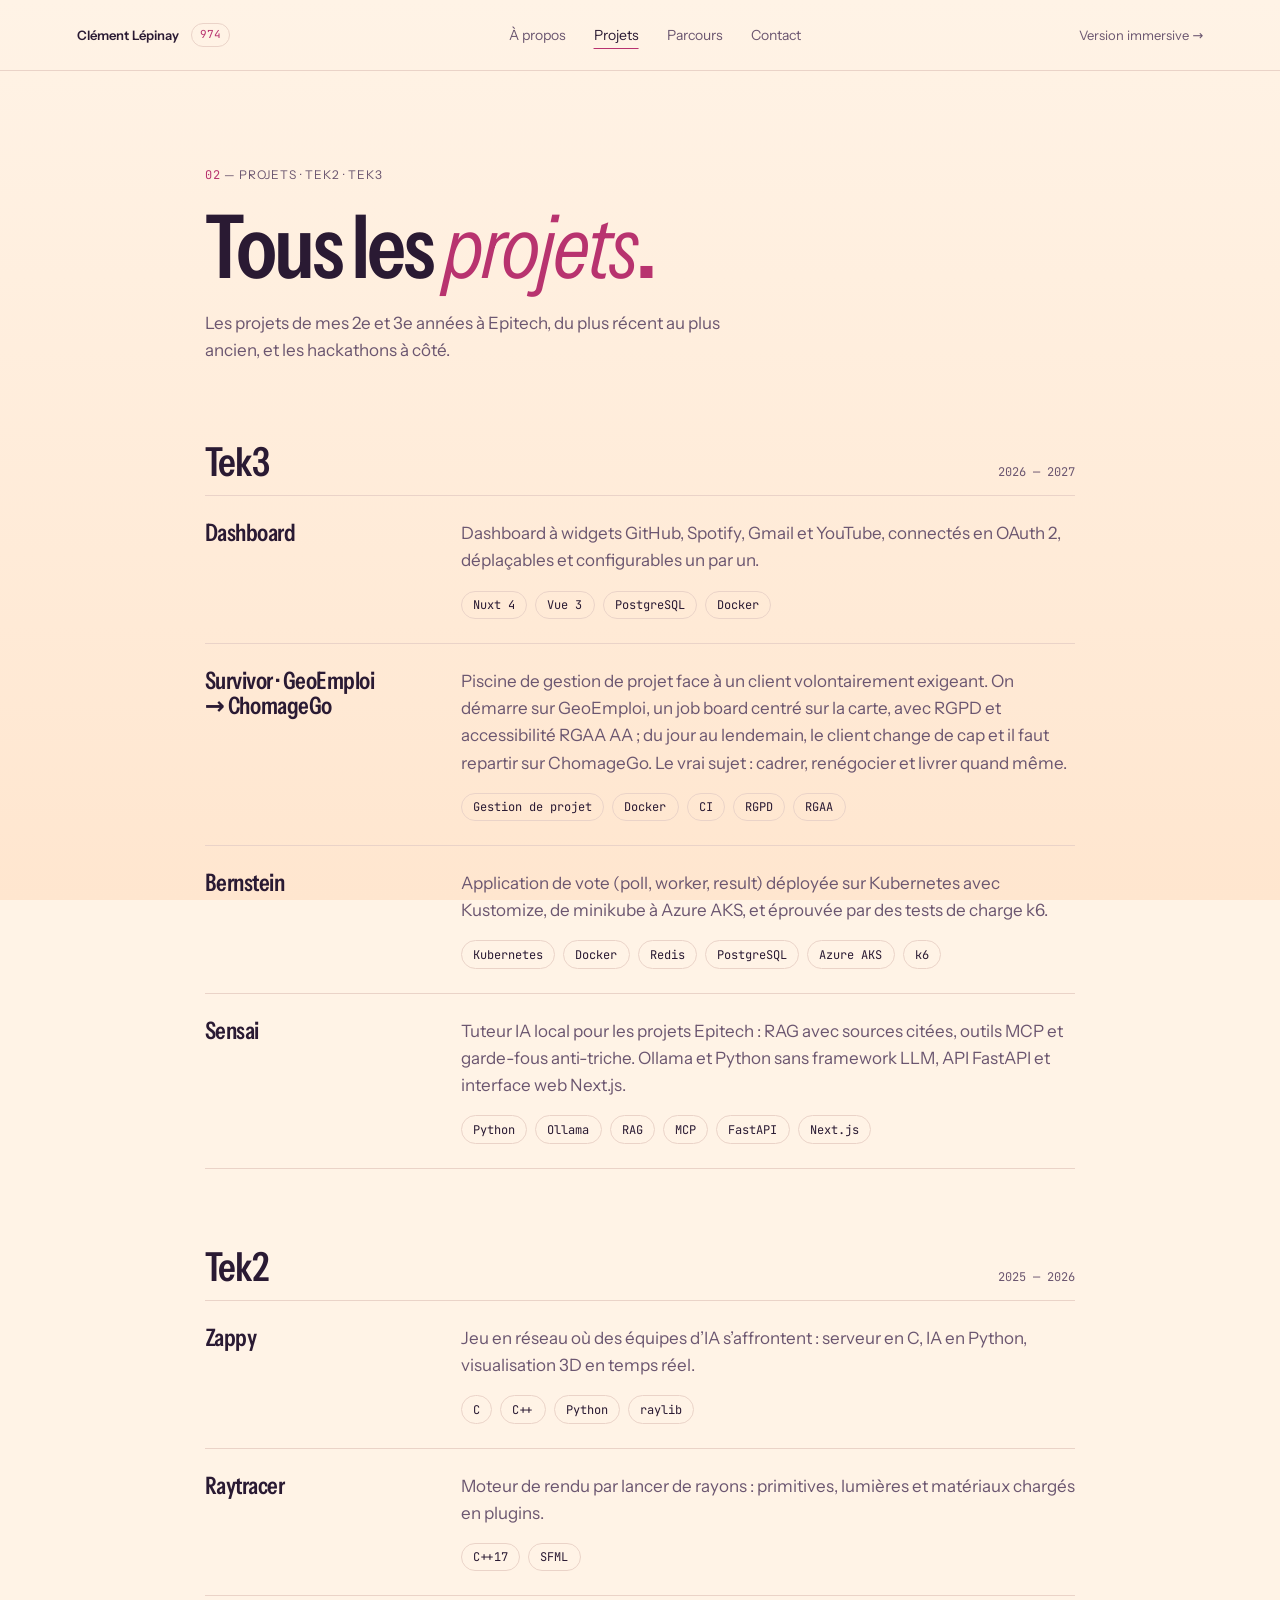
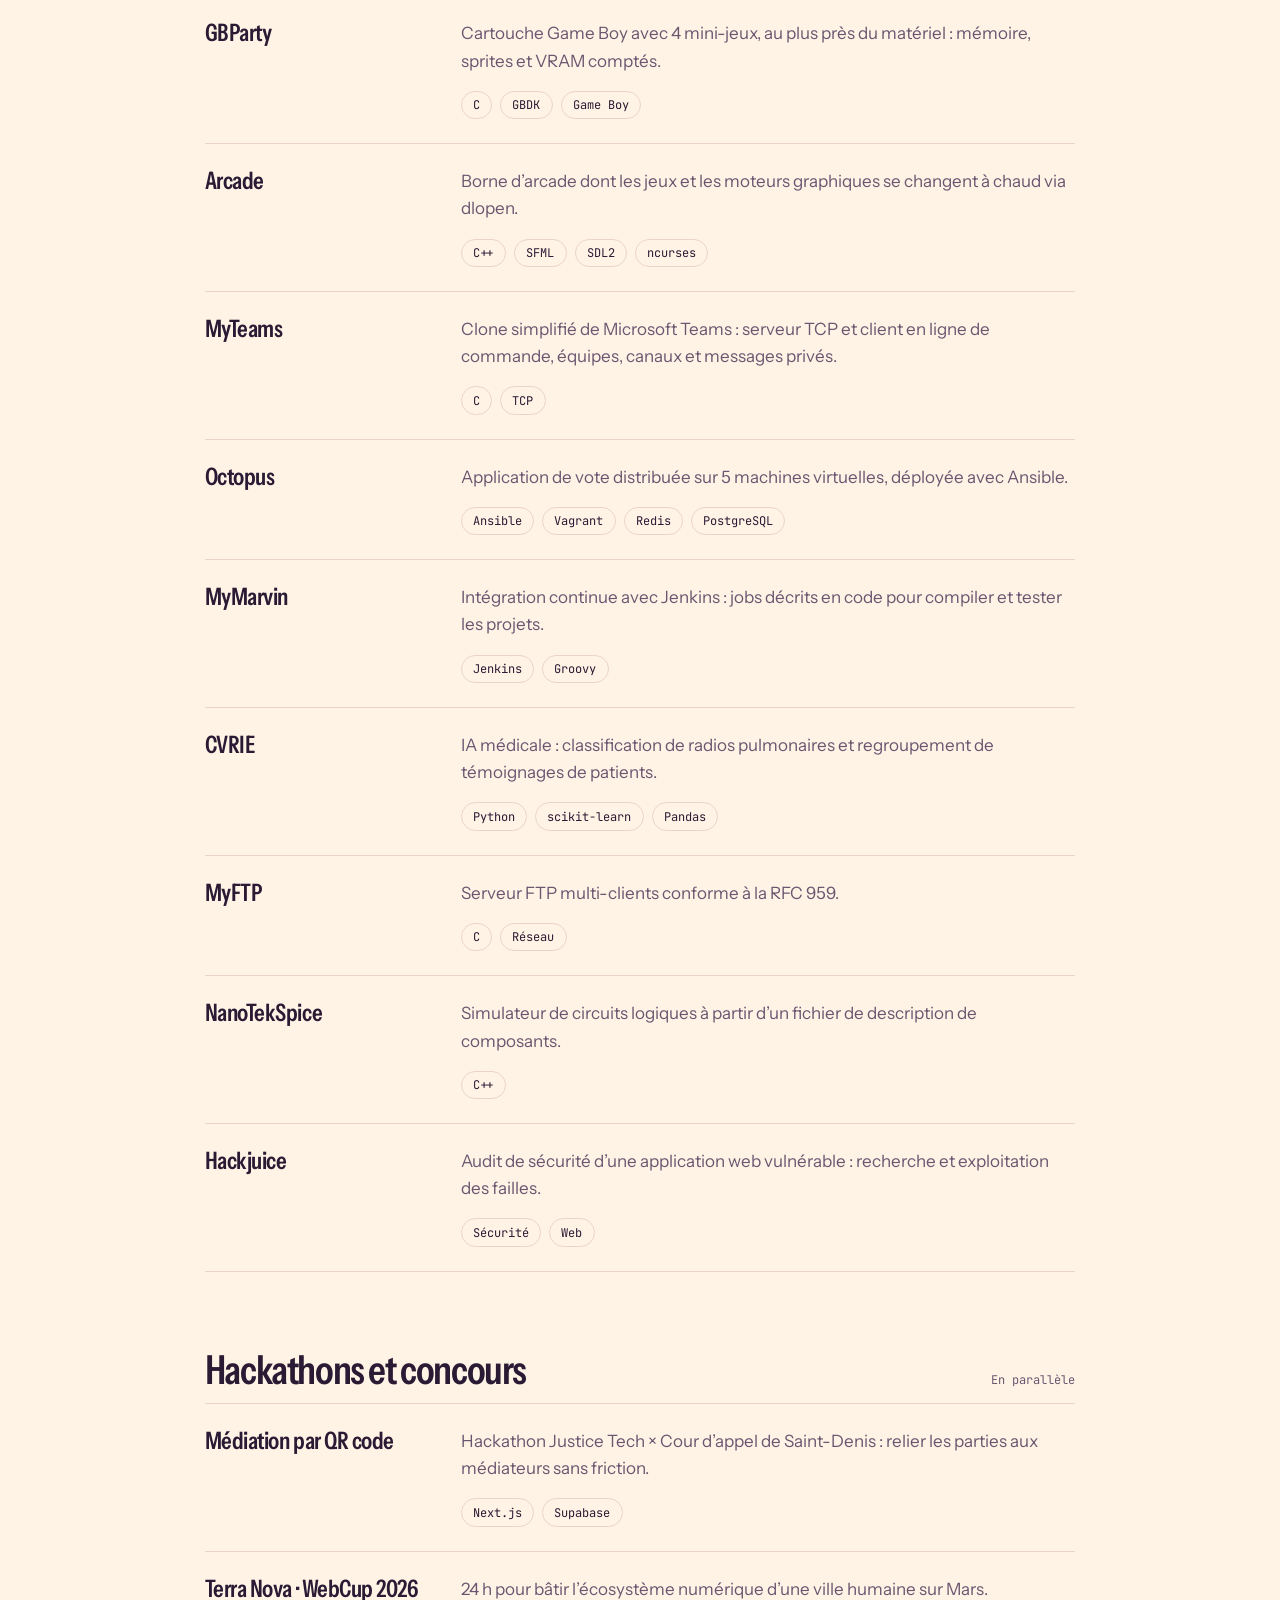
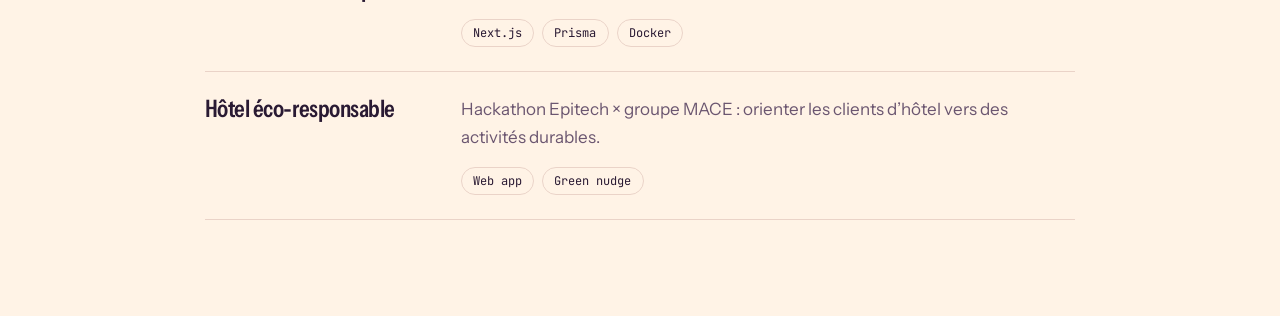
<file: projets/index.html>
<!doctype html>
<html lang="fr" class="light">
  <head>
    <meta charset="UTF-8" />
    <link rel="icon" type="image/svg+xml" href="/favicon.svg?v=2" />
    <meta name="viewport" content="width=device-width, initial-scale=1.0" />
    <meta name="theme-color" content="#FFF3E6" />
    <meta name="description" content="Tous les projets de Clément Lépinay à Epitech (Tek2, Tek3), hackathons et concours." />
    <title>Tous les projets — Clément Lépinay</title>
    <script type="module" crossorigin src="/assets/jsx-runtime-Cx0BB4qO.js"></script>
    <script type="module" crossorigin src="/assets/pages-CURmknCS.js"></script>
    <script type="module" crossorigin src="/assets/page-main-BRMYu3Q7.js"></script>
    <link rel="stylesheet" crossorigin href="/assets/pages-BCkWwvRs.css">
  </head>
  <body>
    <div id="root"><div aria-hidden="true" class="ground fixed inset-0 -z-20"></div><header class="border-b border-filet px-[max(1.25rem,6vw)] py-4"><div class="flex flex-wrap items-center justify-between gap-x-6 gap-y-3"><a href="/" class="flex items-center gap-3 text-[0.8125rem] font-semibold no-underline">Clément Lépinay<span class="mono accent rounded-full border border-filet px-2 py-0.5 text-[0.6875rem] font-normal">974</span></a><a href="/" class="text-[0.8125rem] text-lilas no-underline transition-colors duration-300 hover:text-creme sm:order-last">Version immersive <span aria-hidden="true">→</span></a><nav aria-label="Pages" class="-mx-1 w-full overflow-x-auto sm:mx-0 sm:w-auto"><ul class="flex gap-1"><li><a href="/a-propos/" class="block whitespace-nowrap px-3 py-2 text-[0.875rem] text-lilas no-underline transition-colors duration-300 hover:text-creme aria-[current=page]:text-creme aria-[current=page]:underline aria-[current=page]:decoration-rose aria-[current=page]:underline-offset-8">À propos</a></li><li><a href="/projets/" aria-current="page" class="block whitespace-nowrap px-3 py-2 text-[0.875rem] text-lilas no-underline transition-colors duration-300 hover:text-creme aria-[current=page]:text-creme aria-[current=page]:underline aria-[current=page]:decoration-rose aria-[current=page]:underline-offset-8">Projets</a></li><li><a href="/parcours/" class="block whitespace-nowrap px-3 py-2 text-[0.875rem] text-lilas no-underline transition-colors duration-300 hover:text-creme aria-[current=page]:text-creme aria-[current=page]:underline aria-[current=page]:decoration-rose aria-[current=page]:underline-offset-8">Parcours</a></li><li><a href="/contact/" class="block whitespace-nowrap px-3 py-2 text-[0.875rem] text-lilas no-underline transition-colors duration-300 hover:text-creme aria-[current=page]:text-creme aria-[current=page]:underline aria-[current=page]:decoration-rose aria-[current=page]:underline-offset-8">Contact</a></li></ul></nav></div></header><main class="mx-auto max-w-5xl px-[max(1.25rem,6vw)] py-16 sm:py-24"><p class="label"><span class="mono accent">02</span> — Projets · Tek2 · Tek3</p><h1 class="mt-6 text-[clamp(2.75rem,7vw,5.5rem)]">Tous les <em>projets</em><span class="accent">.</span></h1><p class="mt-6 max-w-[52ch] text-lilas">Les projets de mes 2e et 3e années à Epitech, du plus récent au plus ancien, et les hackathons à côté.</p><section aria-labelledby="g-Tek3" class="mt-20"><h2 id="g-Tek3" class="flex items-baseline justify-between gap-4 border-b border-filet pb-4 text-[clamp(1.75rem,4vw,2.5rem)]">Tek3<span class="mono text-[0.75rem] font-normal tracking-normal text-lilas">2026 — 2027</span></h2><ul><li class="grid gap-3 border-b border-filet py-6 sm:grid-cols-[14rem_1fr] sm:gap-8"><h3 class="text-[1.5rem]">Dashboard</h3><div><p class="text-lilas">Dashboard à widgets GitHub, Spotify, Gmail et YouTube, connectés en OAuth 2, déplaçables et configurables un par un.</p><ul class="mt-4 flex flex-wrap gap-2" aria-label="Technologies"><li class="tag">Nuxt 4</li><li class="tag">Vue 3</li><li class="tag">PostgreSQL</li><li class="tag">Docker</li></ul></div></li><li class="grid gap-3 border-b border-filet py-6 sm:grid-cols-[14rem_1fr] sm:gap-8"><h3 class="text-[1.5rem]">Survivor · GeoEmploi → ChomageGo</h3><div><p class="text-lilas">Piscine de gestion de projet face à un client volontairement exigeant. On démarre sur GeoEmploi, un job board centré sur la carte, avec RGPD et accessibilité RGAA AA ; du jour au lendemain, le client change de cap et il faut repartir sur ChomageGo. Le vrai sujet : cadrer, renégocier et livrer quand même.</p><ul class="mt-4 flex flex-wrap gap-2" aria-label="Technologies"><li class="tag">Gestion de projet</li><li class="tag">Docker</li><li class="tag">CI</li><li class="tag">RGPD</li><li class="tag">RGAA</li></ul></div></li><li class="grid gap-3 border-b border-filet py-6 sm:grid-cols-[14rem_1fr] sm:gap-8"><h3 class="text-[1.5rem]">Bernstein</h3><div><p class="text-lilas">Application de vote (poll, worker, result) déployée sur Kubernetes avec Kustomize, de minikube à Azure AKS, et éprouvée par des tests de charge k6.</p><ul class="mt-4 flex flex-wrap gap-2" aria-label="Technologies"><li class="tag">Kubernetes</li><li class="tag">Docker</li><li class="tag">Redis</li><li class="tag">PostgreSQL</li><li class="tag">Azure AKS</li><li class="tag">k6</li></ul></div></li><li class="grid gap-3 border-b border-filet py-6 sm:grid-cols-[14rem_1fr] sm:gap-8"><h3 class="text-[1.5rem]">Sensai</h3><div><p class="text-lilas">Tuteur IA local pour les projets Epitech : RAG avec sources citées, outils MCP et garde-fous anti-triche. Ollama et Python sans framework LLM, API FastAPI et interface web Next.js.</p><ul class="mt-4 flex flex-wrap gap-2" aria-label="Technologies"><li class="tag">Python</li><li class="tag">Ollama</li><li class="tag">RAG</li><li class="tag">MCP</li><li class="tag">FastAPI</li><li class="tag">Next.js</li></ul></div></li></ul></section><section aria-labelledby="g-Tek2" class="mt-20"><h2 id="g-Tek2" class="flex items-baseline justify-between gap-4 border-b border-filet pb-4 text-[clamp(1.75rem,4vw,2.5rem)]">Tek2<span class="mono text-[0.75rem] font-normal tracking-normal text-lilas">2025 — 2026</span></h2><ul><li class="grid gap-3 border-b border-filet py-6 sm:grid-cols-[14rem_1fr] sm:gap-8"><h3 class="text-[1.5rem]">Zappy</h3><div><p class="text-lilas">Jeu en réseau où des équipes d’IA s’affrontent : serveur en C, IA en Python, visualisation 3D en temps réel.</p><ul class="mt-4 flex flex-wrap gap-2" aria-label="Technologies"><li class="tag">C</li><li class="tag">C++</li><li class="tag">Python</li><li class="tag">raylib</li></ul></div></li><li class="grid gap-3 border-b border-filet py-6 sm:grid-cols-[14rem_1fr] sm:gap-8"><h3 class="text-[1.5rem]">Raytracer</h3><div><p class="text-lilas">Moteur de rendu par lancer de rayons : primitives, lumières et matériaux chargés en plugins.</p><ul class="mt-4 flex flex-wrap gap-2" aria-label="Technologies"><li class="tag">C++17</li><li class="tag">SFML</li></ul></div></li><li class="grid gap-3 border-b border-filet py-6 sm:grid-cols-[14rem_1fr] sm:gap-8"><h3 class="text-[1.5rem]">GBParty</h3><div><p class="text-lilas">Cartouche Game Boy avec 4 mini-jeux, au plus près du matériel : mémoire, sprites et VRAM comptés.</p><ul class="mt-4 flex flex-wrap gap-2" aria-label="Technologies"><li class="tag">C</li><li class="tag">GBDK</li><li class="tag">Game Boy</li></ul></div></li><li class="grid gap-3 border-b border-filet py-6 sm:grid-cols-[14rem_1fr] sm:gap-8"><h3 class="text-[1.5rem]">Arcade</h3><div><p class="text-lilas">Borne d’arcade dont les jeux et les moteurs graphiques se changent à chaud via dlopen.</p><ul class="mt-4 flex flex-wrap gap-2" aria-label="Technologies"><li class="tag">C++</li><li class="tag">SFML</li><li class="tag">SDL2</li><li class="tag">ncurses</li></ul></div></li><li class="grid gap-3 border-b border-filet py-6 sm:grid-cols-[14rem_1fr] sm:gap-8"><h3 class="text-[1.5rem]">MyTeams</h3><div><p class="text-lilas">Clone simplifié de Microsoft Teams : serveur TCP et client en ligne de commande, équipes, canaux et messages privés.</p><ul class="mt-4 flex flex-wrap gap-2" aria-label="Technologies"><li class="tag">C</li><li class="tag">TCP</li></ul></div></li><li class="grid gap-3 border-b border-filet py-6 sm:grid-cols-[14rem_1fr] sm:gap-8"><h3 class="text-[1.5rem]">Octopus</h3><div><p class="text-lilas">Application de vote distribuée sur 5 machines virtuelles, déployée avec Ansible.</p><ul class="mt-4 flex flex-wrap gap-2" aria-label="Technologies"><li class="tag">Ansible</li><li class="tag">Vagrant</li><li class="tag">Redis</li><li class="tag">PostgreSQL</li></ul></div></li><li class="grid gap-3 border-b border-filet py-6 sm:grid-cols-[14rem_1fr] sm:gap-8"><h3 class="text-[1.5rem]">MyMarvin</h3><div><p class="text-lilas">Intégration continue avec Jenkins : jobs décrits en code pour compiler et tester les projets.</p><ul class="mt-4 flex flex-wrap gap-2" aria-label="Technologies"><li class="tag">Jenkins</li><li class="tag">Groovy</li></ul></div></li><li class="grid gap-3 border-b border-filet py-6 sm:grid-cols-[14rem_1fr] sm:gap-8"><h3 class="text-[1.5rem]">CVRIE</h3><div><p class="text-lilas">IA médicale : classification de radios pulmonaires et regroupement de témoignages de patients.</p><ul class="mt-4 flex flex-wrap gap-2" aria-label="Technologies"><li class="tag">Python</li><li class="tag">scikit-learn</li><li class="tag">Pandas</li></ul></div></li><li class="grid gap-3 border-b border-filet py-6 sm:grid-cols-[14rem_1fr] sm:gap-8"><h3 class="text-[1.5rem]">MyFTP</h3><div><p class="text-lilas">Serveur FTP multi-clients conforme à la RFC 959.</p><ul class="mt-4 flex flex-wrap gap-2" aria-label="Technologies"><li class="tag">C</li><li class="tag">Réseau</li></ul></div></li><li class="grid gap-3 border-b border-filet py-6 sm:grid-cols-[14rem_1fr] sm:gap-8"><h3 class="text-[1.5rem]">NanoTekSpice</h3><div><p class="text-lilas">Simulateur de circuits logiques à partir d’un fichier de description de composants.</p><ul class="mt-4 flex flex-wrap gap-2" aria-label="Technologies"><li class="tag">C++</li></ul></div></li><li class="grid gap-3 border-b border-filet py-6 sm:grid-cols-[14rem_1fr] sm:gap-8"><h3 class="text-[1.5rem]">Hackjuice</h3><div><p class="text-lilas">Audit de sécurité d’une application web vulnérable : recherche et exploitation des failles.</p><ul class="mt-4 flex flex-wrap gap-2" aria-label="Technologies"><li class="tag">Sécurité</li><li class="tag">Web</li></ul></div></li></ul></section><section aria-labelledby="g-Hackathons et concours" class="mt-20"><h2 id="g-Hackathons et concours" class="flex items-baseline justify-between gap-4 border-b border-filet pb-4 text-[clamp(1.75rem,4vw,2.5rem)]">Hackathons et concours<span class="mono text-[0.75rem] font-normal tracking-normal text-lilas">En parallèle</span></h2><ul><li class="grid gap-3 border-b border-filet py-6 sm:grid-cols-[14rem_1fr] sm:gap-8"><h3 class="text-[1.5rem]">Médiation par QR code</h3><div><p class="text-lilas">Hackathon Justice Tech × Cour d’appel de Saint-Denis : relier les parties aux médiateurs sans friction.</p><ul class="mt-4 flex flex-wrap gap-2" aria-label="Technologies"><li class="tag">Next.js</li><li class="tag">Supabase</li></ul></div></li><li class="grid gap-3 border-b border-filet py-6 sm:grid-cols-[14rem_1fr] sm:gap-8"><h3 class="text-[1.5rem]">Terra Nova · WebCup 2026</h3><div><p class="text-lilas">24 h pour bâtir l’écosystème numérique d’une ville humaine sur Mars.</p><ul class="mt-4 flex flex-wrap gap-2" aria-label="Technologies"><li class="tag">Next.js</li><li class="tag">Prisma</li><li class="tag">Docker</li></ul></div></li><li class="grid gap-3 border-b border-filet py-6 sm:grid-cols-[14rem_1fr] sm:gap-8"><h3 class="text-[1.5rem]">Hôtel éco-responsable</h3><div><p class="text-lilas">Hackathon Epitech × groupe MACE : orienter les clients d’hôtel vers des activités durables.</p><ul class="mt-4 flex flex-wrap gap-2" aria-label="Technologies"><li class="tag">Web app</li><li class="tag">Green nudge</li></ul></div></li></ul></section></main></div>
  </body>
</html>
</file>
<file: assets/pages-BCkWwvRs.css>
@font-face{font-family:Instrument Sans Variable;font-style:normal;font-display:swap;font-weight:400 700;font-stretch:75% 100%;src:url(/assets/instrument-sans-latin-ext-wdth-normal-C5E2Gvlv.woff2)format("woff2-variations");unicode-range:U+100-2BA,U+2BD-2C5,U+2C7-2CC,U+2CE-2D7,U+2DD-2FF,U+304,U+308,U+329,U+1D00-1DBF,U+1E00-1E9F,U+1EF2-1EFF,U+2020,U+20A0-20AB,U+20AD-20C0,U+2113,U+2C60-2C7F,U+A720-A7FF}@font-face{font-family:Instrument Sans Variable;font-style:normal;font-display:swap;font-weight:400 700;font-stretch:75% 100%;src:url(/assets/instrument-sans-latin-wdth-normal-BVScPF0l.woff2)format("woff2-variations");unicode-range:U+??,U+131,U+152-153,U+2BB-2BC,U+2C6,U+2DA,U+2DC,U+304,U+308,U+329,U+2000-206F,U+20AC,U+2122,U+2191,U+2193,U+2212,U+2215,U+FEFF,U+FFFD}@font-face{font-family:Instrument Sans Variable;font-style:italic;font-display:swap;font-weight:400 700;font-stretch:75% 100%;src:url(/assets/instrument-sans-latin-ext-wdth-italic-Bgl-Q8lL.woff2)format("woff2-variations");unicode-range:U+100-2BA,U+2BD-2C5,U+2C7-2CC,U+2CE-2D7,U+2DD-2FF,U+304,U+308,U+329,U+1D00-1DBF,U+1E00-1E9F,U+1EF2-1EFF,U+2020,U+20A0-20AB,U+20AD-20C0,U+2113,U+2C60-2C7F,U+A720-A7FF}@font-face{font-family:Instrument Sans Variable;font-style:italic;font-display:swap;font-weight:400 700;font-stretch:75% 100%;src:url(/assets/instrument-sans-latin-wdth-italic-Dc9nmmPR.woff2)format("woff2-variations");unicode-range:U+??,U+131,U+152-153,U+2BB-2BC,U+2C6,U+2DA,U+2DC,U+304,U+308,U+329,U+2000-206F,U+20AC,U+2122,U+2191,U+2193,U+2212,U+2215,U+FEFF,U+FFFD}@font-face{font-family:JetBrains Mono Variable;font-style:normal;font-display:swap;font-weight:100 800;src:url([data-uri])format("woff2-variations");unicode-range:U+460-52F,U+1C80-1C8A,U+20B4,U+2DE0-2DFF,U+A640-A69F,U+FE2E-FE2F}@font-face{font-family:JetBrains Mono Variable;font-style:normal;font-display:swap;font-weight:100 800;src:url(/assets/jetbrains-mono-cyrillic-wght-normal-D73BlboJ.woff2)format("woff2-variations");unicode-range:U+301,U+400-45F,U+490-491,U+4B0-4B1,U+2116}@font-face{font-family:JetBrains Mono Variable;font-style:normal;font-display:swap;font-weight:100 800;src:url(/assets/jetbrains-mono-greek-wght-normal-Bw9x6K1M.woff2)format("woff2-variations");unicode-range:U+370-377,U+37A-37F,U+384-38A,U+38C,U+38E-3A1,U+3A3-3FF}@font-face{font-family:JetBrains Mono Variable;font-style:normal;font-display:swap;font-weight:100 800;src:url(/assets/jetbrains-mono-vietnamese-wght-normal-Bt-aOZkq.woff2)format("woff2-variations");unicode-range:U+102-103,U+110-111,U+128-129,U+168-169,U+1A0-1A1,U+1AF-1B0,U+300-301,U+303-304,U+308-309,U+323,U+329,U+1EA0-1EF9,U+20AB}@font-face{font-family:JetBrains Mono Variable;font-style:normal;font-display:swap;font-weight:100 800;src:url(/assets/jetbrains-mono-latin-ext-wght-normal-DBQx-q_a.woff2)format("woff2-variations");unicode-range:U+100-2BA,U+2BD-2C5,U+2C7-2CC,U+2CE-2D7,U+2DD-2FF,U+304,U+308,U+329,U+1D00-1DBF,U+1E00-1E9F,U+1EF2-1EFF,U+2020,U+20A0-20AB,U+20AD-20C0,U+2113,U+2C60-2C7F,U+A720-A7FF}@font-face{font-family:JetBrains Mono Variable;font-style:normal;font-display:swap;font-weight:100 800;src:url(/assets/jetbrains-mono-latin-wght-normal-B9CIFXIH.woff2)format("woff2-variations");unicode-range:U+??,U+131,U+152-153,U+2BB-2BC,U+2C6,U+2DA,U+2DC,U+304,U+308,U+329,U+2000-206F,U+20AC,U+2122,U+2191,U+2193,U+2212,U+2215,U+FEFF,U+FFFD}@layer properties{@supports (((-webkit-hyphens:none)) and (not (margin-trim:inline))) or ((-moz-orient:inline) and (not (color:rgb(from red r g b)))){*,:before,:after,::backdrop{--tw-translate-x:0;--tw-translate-y:0;--tw-translate-z:0;--tw-rotate-x:initial;--tw-rotate-y:initial;--tw-rotate-z:initial;--tw-skew-x:initial;--tw-skew-y:initial;--tw-space-y-reverse:0;--tw-border-style:solid;--tw-leading:initial;--tw-font-weight:initial;--tw-tracking:initial;--tw-shadow:0 0 #0000;--tw-shadow-color:initial;--tw-shadow-alpha:100%;--tw-inset-shadow:0 0 #0000;--tw-inset-shadow-color:initial;--tw-inset-shadow-alpha:100%;--tw-ring-color:initial;--tw-ring-shadow:0 0 #0000;--tw-inset-ring-color:initial;--tw-inset-ring-shadow:0 0 #0000;--tw-ring-inset:initial;--tw-ring-offset-width:0px;--tw-ring-offset-color:#fff;--tw-ring-offset-shadow:0 0 #0000;--tw-outline-style:solid;--tw-blur:initial;--tw-brightness:initial;--tw-contrast:initial;--tw-grayscale:initial;--tw-hue-rotate:initial;--tw-invert:initial;--tw-opacity:initial;--tw-saturate:initial;--tw-sepia:initial;--tw-drop-shadow:initial;--tw-drop-shadow-color:initial;--tw-drop-shadow-alpha:100%;--tw-drop-shadow-size:initial;--tw-backdrop-blur:initial;--tw-backdrop-brightness:initial;--tw-backdrop-contrast:initial;--tw-backdrop-grayscale:initial;--tw-backdrop-hue-rotate:initial;--tw-backdrop-invert:initial;--tw-backdrop-opacity:initial;--tw-backdrop-saturate:initial;--tw-backdrop-sepia:initial;--tw-duration:initial;--tw-ease:initial;--tw-content:""}}}@layer theme{:root,:host{--font-sans:"Instrument Sans Variable", ui-sans-serif, system-ui, sans-serif;--font-mono:"JetBrains Mono Variable", ui-monospace, monospace;--spacing:.25rem;--container-4xl:56rem;--container-5xl:64rem;--text-xs:.75rem;--text-xs--line-height:calc(1 / .75);--font-weight-normal:400;--font-weight-semibold:600;--tracking-normal:0em;--leading-snug:1.375;--radius-lg:.5rem;--aspect-video:16 / 9;--default-transition-duration:.15s;--default-transition-timing-function:cubic-bezier(.4, 0, .2, 1);--default-font-family:var(--font-sans);--default-mono-font-family:var(--font-mono);--color-nuit:#140d1c;--color-voile:#1c1224;--color-filet:#3e2c45;--color-creme:#f6e7d8;--color-lilas:#b7a3b5;--color-rose:#ff8fc4;--color-or:#ffc46b;--ease-out-expo:cubic-bezier(.16, 1, .3, 1)}}@layer base{*,:after,:before,::backdrop{box-sizing:border-box;border:0 solid;margin:0;padding:0}::file-selector-button{box-sizing:border-box;border:0 solid;margin:0;padding:0}html,:host{-webkit-text-size-adjust:100%;tab-size:4;line-height:1.5;font-family:var(--default-font-family,-apple-system, BlinkMacSystemFont, "Segoe UI", Roboto, "Helvetica Neue", "Noto Sans", Arial, sans-serif, "Apple Color Emoji", "Segoe UI Emoji", "Segoe UI Symbol", "Noto Color Emoji");font-feature-settings:var(--default-font-feature-settings,normal);font-variation-settings:var(--default-font-variation-settings,normal);-webkit-tap-highlight-color:transparent}hr{height:0;color:inherit;border-top-width:1px}abbr:where([title]){-webkit-text-decoration:underline dotted;text-decoration:underline dotted}h1,h2,h3,h4,h5,h6{font-size:inherit;font-weight:inherit}a{color:inherit;-webkit-text-decoration:inherit;-webkit-text-decoration:inherit;-webkit-text-decoration:inherit;-webkit-text-decoration:inherit;text-decoration:inherit}b,strong{font-weight:bolder}code,kbd,samp,pre{font-family:var(--default-mono-font-family,ui-monospace, SFMono-Regular, Menlo, Monaco, Consolas, "Liberation Mono", "Courier New", monospace);font-feature-settings:var(--default-mono-font-feature-settings,normal);font-variation-settings:var(--default-mono-font-variation-settings,normal);font-size:1em}small{font-size:80%}sub,sup{vertical-align:baseline;font-size:75%;line-height:0;position:relative}sub{bottom:-.25em}sup{top:-.5em}table{text-indent:0;border-color:inherit;border-collapse:collapse}:-moz-focusring:where(:not(iframe)){outline:auto}progress{vertical-align:baseline}summary{display:list-item}ol,ul,menu{list-style:none}img,svg,video,canvas,audio,iframe,embed,object{vertical-align:middle;display:block}img,video{max-width:100%;height:auto}button,input,select,optgroup,textarea{font:inherit;font-feature-settings:inherit;font-variation-settings:inherit;letter-spacing:inherit;color:inherit;opacity:1;background-color:#0000;border-radius:0}::file-selector-button{font:inherit;font-feature-settings:inherit;font-variation-settings:inherit;letter-spacing:inherit;color:inherit;opacity:1;background-color:#0000;border-radius:0}:where(select:is([multiple],[size])) optgroup{font-weight:bolder}:where(select:is([multiple],[size])) optgroup option{padding-inline-start:20px}::file-selector-button{margin-inline-end:4px}::placeholder{opacity:1}@supports (not ((-webkit-appearance:-apple-pay-button))) or (contain-intrinsic-size:1px){::placeholder{color:currentColor}@supports (color:color-mix(in lab, red, red)){::placeholder{color:color-mix(in oklab, currentcolor 50%, transparent)}}}textarea{resize:vertical}::-webkit-search-decoration{-webkit-appearance:none}::-webkit-date-and-time-value{min-height:1lh;text-align:inherit}::-webkit-datetime-edit{display:inline-flex}::-webkit-datetime-edit-fields-wrapper{padding:0}::-webkit-datetime-edit{padding-block:0}::-webkit-datetime-edit-year-field{padding-block:0}::-webkit-datetime-edit-month-field{padding-block:0}::-webkit-datetime-edit-day-field{padding-block:0}::-webkit-datetime-edit-hour-field{padding-block:0}::-webkit-datetime-edit-minute-field{padding-block:0}::-webkit-datetime-edit-second-field{padding-block:0}::-webkit-datetime-edit-millisecond-field{padding-block:0}::-webkit-datetime-edit-meridiem-field{padding-block:0}::-webkit-calendar-picker-indicator{line-height:1}:-moz-ui-invalid{box-shadow:none}button,input:where([type=button],[type=reset],[type=submit]){appearance:button}::file-selector-button{appearance:button}::-webkit-inner-spin-button{height:auto}::-webkit-outer-spin-button{height:auto}[hidden]:where(:not([hidden=until-found])){display:none!important}html{background:var(--color-nuit);color:var(--color-creme);--lightningcss-light: ;--lightningcss-dark:initial;color-scheme:dark;scrollbar-color:var(--color-filet) var(--color-nuit);-webkit-text-size-adjust:100%}body{font-family:var(--font-sans);-webkit-font-smoothing:antialiased;font-size:1.0625rem;line-height:1.6}::selection{background:var(--color-rose);color:var(--color-nuit)}:focus-visible{outline:2px solid var(--color-or);outline-offset:4px}a{text-underline-offset:.25em;text-decoration-thickness:1px}h1,h2,h3{letter-spacing:-.035em;text-wrap:balance;font-weight:600;font-stretch:78%;line-height:.88}h3{letter-spacing:-.02em;line-height:1.05}:is(h1,h2,h3) em{color:var(--color-rose);font-style:italic;font-weight:400}}@layer components{.ground{background:linear-gradient(#c58fb2 0%,#eea493 40%,#ffbf8f 75%,#ffd9a8 100%)}.accent{color:var(--color-rose)}.mono{font-family:var(--font-mono);font-variant-numeric:tabular-nums}.label{letter-spacing:.08em;text-transform:uppercase;color:var(--color-lilas);font-size:.75rem;line-height:1.4}.panel{border:1px solid var(--color-filet);background:linear-gradient(#ff8fc412,#0000 40%),#1c1224e6;border-radius:1rem;box-shadow:0 24px 60px -20px #0a041099}.tag{font-family:var(--font-mono);border:1px solid var(--color-filet);color:var(--color-creme);border-radius:9999px;padding:.45rem .7rem;font-size:.75rem;line-height:1}.btn,.btn-ghost{border-radius:9999px;align-items:center;gap:.6rem;padding:.85rem 1.3rem;font-size:.875rem;font-weight:600;text-decoration:none;transition:background-color .3s,border-color .3s,color .3s,box-shadow .3s;display:inline-flex}.btn{background:var(--color-rose);color:var(--color-nuit)}.btn:hover{background:var(--color-or);box-shadow:0 0 24px -4px #ffc46b99}.btn-ghost{border:1px solid var(--color-filet);color:var(--color-creme)}.btn-ghost:hover{border-color:var(--color-lilas)}.step-dot{background:var(--color-filet);transition:background-color .4s,box-shadow .4s}.is-reached .step-dot,section:not(.is-horizontal) .step-dot{background:var(--color-or);box-shadow:0 0 0 4px #ffc46b24,0 0 18px 2px #ffc46b73}.progress-dot{background:var(--color-nuit);border-color:var(--color-lilas);transition:background-color .3s,border-color .3s,box-shadow .3s}.progress-dot.is-reached{background:var(--color-or);border-color:var(--color-or);box-shadow:0 0 0 3px #ffc46b24,0 0 10px 1px #ffc46b66}.scrim{background:radial-gradient(closest-side,#140d1cbf,#140d1c00 100%)}@media (width>=1100px){section:not(.is-horizontal) .h-track{grid-template-columns:repeat(var(--cols), minmax(0, 1fr))}}.h-track{grid-template-columns:repeat(auto-fill,minmax(min(100%,20rem),1fr));gap:1.5rem;display:grid}.is-horizontal{height:100svh;overflow:hidden;-webkit-mask-image:linear-gradient(90deg,#000 calc(100% - 8rem),#0000 calc(100% - 3rem));mask-image:linear-gradient(90deg,#000 calc(100% - 8rem),#0000 calc(100% - 3rem))}.is-horizontal .h-track{flex-wrap:nowrap;gap:clamp(1.25rem,3vw,2.5rem);width:max-content;padding-inline:max(1.25rem,6vw);display:flex}.is-horizontal .h-track.enter-right{padding-left:max(40vw,6rem)}.is-horizontal .timeline{align-items:flex-start}.is-horizontal .timeline>li{margin-top:calc(3rem + var(--drop) * clamp(2.5rem, 100svh - 44rem, 7rem))}@media (height<=820px){.is-horizontal .parcours-intro{display:none}}}@layer utilities{.pointer-events-none{pointer-events:none}.collapse{visibility:collapse}.invisible{visibility:hidden}.visible{visibility:visible}.sr-only{clip-path:inset(50%);white-space:nowrap;border-width:0;width:1px;height:1px;margin:-1px;padding:0;position:absolute;overflow:hidden}.absolute{position:absolute}.fixed{position:fixed}.relative{position:relative}.static{position:static}.sticky{position:sticky}.inset-0{inset:0}.inset-x-\[max\(1\.25rem\,4vw\)\]{inset-inline:max(1.25rem,4vw)}.inset-y-0{inset-block:0}.-top-10{top:calc(var(--spacing) * -10)}.-top-\[4px\]{top:-4px}.-top-\[22px\]{top:-22px}.top-0{top:0}.top-1\/2{top:50%}.top-6{top:calc(var(--spacing) * 6)}.top-\[16\%\]{top:16%}.top-full{top:100%}.right-0{right:0}.right-2{right:calc(var(--spacing) * 2)}.right-\[-4px\]{right:-4px}.right-\[max\(0\.5rem\,1\.25vw\)\]{right:max(.5rem,1.25vw)}.right-\[max\(1\.25rem\,2vw\)\]{right:max(1.25rem,2vw)}.right-\[max\(1\.25rem\,4vw\)\]{right:max(1.25rem,4vw)}.bottom-0{bottom:0}.bottom-2{bottom:calc(var(--spacing) * 2)}.bottom-6{bottom:calc(var(--spacing) * 6)}.bottom-\[max\(1\.5rem\,5vh\)\]{bottom:max(1.5rem,5vh)}.-left-\[4px\]{left:-4px}.left-0{left:0}.left-1\/2{left:50%}.left-2{left:calc(var(--spacing) * 2)}.left-6{left:calc(var(--spacing) * 6)}.left-\[max\(1\.25rem\,4vw\)\]{left:max(1.25rem,4vw)}.-z-10{z-index:calc(10 * -1)}.-z-20{z-index:calc(20 * -1)}.z-40{z-index:40}.z-50{z-index:50}.z-\[-5\]{z-index:-5}.container{width:100%}@media (width>=40rem){.container{max-width:40rem}}@media (width>=48rem){.container{max-width:48rem}}@media (width>=64rem){.container{max-width:64rem}}@media (width>=80rem){.container{max-width:80rem}}@media (width>=96rem){.container{max-width:96rem}}.m-auto{margin:auto}.-mx-1{margin-inline:calc(var(--spacing) * -1)}.mx-auto{margin-inline:auto}.mt-1{margin-top:var(--spacing)}.mt-2{margin-top:calc(var(--spacing) * 2)}.mt-3{margin-top:calc(var(--spacing) * 3)}.mt-4{margin-top:calc(var(--spacing) * 4)}.mt-5{margin-top:calc(var(--spacing) * 5)}.mt-6{margin-top:calc(var(--spacing) * 6)}.mt-8{margin-top:calc(var(--spacing) * 8)}.mt-10{margin-top:calc(var(--spacing) * 10)}.mt-20{margin-top:calc(var(--spacing) * 20)}.mt-auto{margin-top:auto}.block{display:block}.flex{display:flex}.grid{display:grid}.hidden{display:none}.inline-block{display:inline-block}.table{display:table}.aspect-\[16\/10\]{aspect-ratio:16/10}.aspect-video{aspect-ratio:var(--aspect-video)}.size-2{width:calc(var(--spacing) * 2);height:calc(var(--spacing) * 2)}.size-2\.5{width:calc(var(--spacing) * 2.5);height:calc(var(--spacing) * 2.5)}.size-\[7px\]{width:7px;height:7px}.size-\[9px\]{width:9px;height:9px}.h-10{height:calc(var(--spacing) * 10)}.h-\[36vh\]{height:36vh}.h-\[120svh\]{height:120svh}.h-auto{height:auto}.h-full{height:100%}.h-px{height:1px}.h-svh{height:100svh}.max-h-\[88svh\]{max-height:88svh}.min-h-svh{min-height:100svh}.w-0{width:0}.w-8{width:calc(var(--spacing) * 8)}.w-\[11\.5rem\]{width:11.5rem}.w-\[min\(78vw\,24rem\)\]{width:min(78vw,24rem)}.w-\[min\(80vw\,30rem\)\]{width:min(80vw,30rem)}.w-\[min\(92vw\,46rem\)\]{width:min(92vw,46rem)}.w-full{width:100%}.w-px{width:1px}.max-w-4xl{max-width:var(--container-4xl)}.max-w-5xl{max-width:var(--container-5xl)}.max-w-\[36ch\]{max-width:36ch}.max-w-\[40ch\]{max-width:40ch}.max-w-\[44ch\]{max-width:44ch}.max-w-\[48ch\]{max-width:48ch}.max-w-\[52ch\]{max-width:52ch}.max-w-\[65ch\]{max-width:65ch}.flex-1{flex:1}.shrink-0{flex-shrink:0}.origin-top{transform-origin:top}.-translate-x-1\/2{--tw-translate-x:calc(calc(1 / 2 * 100%) * -1);translate:var(--tw-translate-x) var(--tw-translate-y)}.-translate-x-\[4px\]{--tw-translate-x:calc(4px * -1);translate:var(--tw-translate-x) var(--tw-translate-y)}.-translate-y-1\/2{--tw-translate-y:calc(calc(1 / 2 * 100%) * -1);translate:var(--tw-translate-x) var(--tw-translate-y)}.-translate-y-\[4px\]{--tw-translate-y:calc(4px * -1);translate:var(--tw-translate-x) var(--tw-translate-y)}.transform{transform:var(--tw-rotate-x,) var(--tw-rotate-y,) var(--tw-rotate-z,) var(--tw-skew-x,) var(--tw-skew-y,)}.cursor-pointer{cursor:pointer}.resize{resize:both}.flex-col{flex-direction:column}.flex-wrap{flex-wrap:wrap}.items-baseline{align-items:baseline}.items-center{align-items:center}.items-start{align-items:flex-start}.justify-between{justify-content:space-between}.justify-center{justify-content:center}.gap-1{gap:var(--spacing)}.gap-1\.5{gap:calc(var(--spacing) * 1.5)}.gap-2{gap:calc(var(--spacing) * 2)}.gap-3{gap:calc(var(--spacing) * 3)}.gap-4{gap:calc(var(--spacing) * 4)}.gap-5{gap:calc(var(--spacing) * 5)}.gap-6{gap:calc(var(--spacing) * 6)}.gap-12{gap:calc(var(--spacing) * 12)}:where(.space-y-4>:not(:last-child)){--tw-space-y-reverse:0;margin-block-start:calc(calc(var(--spacing) * 4) * var(--tw-space-y-reverse));margin-block-end:calc(calc(var(--spacing) * 4) * calc(1 - var(--tw-space-y-reverse)))}.gap-x-6{column-gap:calc(var(--spacing) * 6)}.gap-y-3{row-gap:calc(var(--spacing) * 3)}.overflow-hidden{overflow:hidden}.overflow-visible{overflow:visible}.overflow-x-auto{overflow-x:auto}.overflow-y-auto{overflow-y:auto}.overscroll-contain{overscroll-behavior:contain}.rounded{border-radius:.25rem}.rounded-full{border-radius:2147483647px}.rounded-lg{border-radius:var(--radius-lg)}.border{border-style:var(--tw-border-style);border-width:1px}.border-y{border-block-style:var(--tw-border-style);border-block-width:1px}.border-t{border-top-style:var(--tw-border-style);border-top-width:1px}.border-b{border-bottom-style:var(--tw-border-style);border-bottom-width:1px}.border-l{border-left-style:var(--tw-border-style);border-left-width:1px}.border-filet{border-color:var(--color-filet)}.border-or{border-color:var(--color-or)}.border-rose{border-color:var(--color-rose)}.bg-\[\#48d1c9\]{background-color:#48d1c9}.bg-filet{background-color:var(--color-filet)}.bg-nuit{background-color:var(--color-nuit)}.bg-nuit\/80{background-color:#140d1ccc}@supports (color:color-mix(in lab, red, red)){.bg-nuit\/80{background-color:color-mix(in oklab, var(--color-nuit) 80%, transparent)}}.bg-or{background-color:var(--color-or)}.object-cover{object-fit:cover}.p-0{padding:0}.p-3{padding:calc(var(--spacing) * 3)}.p-5{padding:calc(var(--spacing) * 5)}.px-2{padding-inline:calc(var(--spacing) * 2)}.px-3{padding-inline:calc(var(--spacing) * 3)}.px-6{padding-inline:calc(var(--spacing) * 6)}.px-\[max\(1\.25rem\,6vw\)\]{padding-inline:max(1.25rem,6vw)}.py-0\.5{padding-block:calc(var(--spacing) * .5)}.py-1{padding-block:var(--spacing)}.py-2{padding-block:calc(var(--spacing) * 2)}.py-3{padding-block:calc(var(--spacing) * 3)}.py-3\.5{padding-block:calc(var(--spacing) * 3.5)}.py-4{padding-block:calc(var(--spacing) * 4)}.py-6{padding-block:calc(var(--spacing) * 6)}.py-10{padding-block:calc(var(--spacing) * 10)}.py-16{padding-block:calc(var(--spacing) * 16)}.py-24{padding-block:calc(var(--spacing) * 24)}.py-28{padding-block:calc(var(--spacing) * 28)}.pt-5{padding-top:calc(var(--spacing) * 5)}.pt-6{padding-top:calc(var(--spacing) * 6)}.pt-10{padding-top:calc(var(--spacing) * 10)}.pt-16{padding-top:calc(var(--spacing) * 16)}.pt-32{padding-top:calc(var(--spacing) * 32)}.pb-4{padding-bottom:calc(var(--spacing) * 4)}.pb-6{padding-bottom:calc(var(--spacing) * 6)}.pb-8{padding-bottom:calc(var(--spacing) * 8)}.pb-\[0\.1em\]{padding-bottom:.1em}.pb-\[0\.06em\]{padding-bottom:.06em}.pl-3{padding-left:calc(var(--spacing) * 3)}.pl-6{padding-left:calc(var(--spacing) * 6)}.text-center{text-align:center}.text-left{text-align:left}.text-right{text-align:right}.text-xs{font-size:var(--text-xs);line-height:var(--tw-leading,var(--text-xs--line-height))}.text-\[0\.75rem\]{font-size:.75rem}.text-\[0\.95rem\]{font-size:.95rem}.text-\[0\.625rem\]{font-size:.625rem}.text-\[0\.875rem\]{font-size:.875rem}.text-\[0\.6875rem\]{font-size:.6875rem}.text-\[0\.8125rem\]{font-size:.8125rem}.text-\[1\.5rem\]{font-size:1.5rem}.text-\[1\.6rem\]{font-size:1.6rem}.text-\[1\.75rem\]{font-size:1.75rem}.text-\[2\.25rem\]{font-size:2.25rem}.text-\[clamp\(1\.05rem\,1\.8vw\,1\.35rem\)\]{font-size:clamp(1.05rem,1.8vw,1.35rem)}.text-\[clamp\(1\.5rem\,4vw\,2\.75rem\)\]{font-size:clamp(1.5rem,4vw,2.75rem)}.text-\[clamp\(1\.75rem\,4vw\,2\.5rem\)\]{font-size:clamp(1.75rem,4vw,2.5rem)}.text-\[clamp\(1rem\,1\.3vw\,1\.15rem\)\]{font-size:clamp(1rem,1.3vw,1.15rem)}.text-\[clamp\(1rem\,1\.6vw\,1\.25rem\)\]{font-size:clamp(1rem,1.6vw,1.25rem)}.text-\[clamp\(2\.5rem\,6vw\,4\.5rem\)\]{font-size:clamp(2.5rem,6vw,4.5rem)}.text-\[clamp\(2\.25rem\,4\.4vw\,4\.25rem\)\]{font-size:clamp(2.25rem,4.4vw,4.25rem)}.text-\[clamp\(2\.25rem\,5vw\,3\.5rem\)\]{font-size:clamp(2.25rem,5vw,3.5rem)}.text-\[clamp\(2\.75rem\,6vw\,5rem\)\]{font-size:clamp(2.75rem,6vw,5rem)}.text-\[clamp\(2\.75rem\,7vw\,5\.5rem\)\]{font-size:clamp(2.75rem,7vw,5.5rem)}.text-\[clamp\(3rem\,8vw\,6\.5rem\)\]{font-size:clamp(3rem,8vw,6.5rem)}.text-\[clamp\(5\.75rem\,12\.2vw\,11rem\)\]{font-size:clamp(5.75rem,12.2vw,11rem)}.leading-\[0\.92\]{--tw-leading:.92;line-height:.92}.leading-none{--tw-leading:1;line-height:1}.leading-snug{--tw-leading:var(--leading-snug);line-height:var(--leading-snug)}.font-normal{--tw-font-weight:var(--font-weight-normal);font-weight:var(--font-weight-normal)}.font-semibold{--tw-font-weight:var(--font-weight-semibold);font-weight:var(--font-weight-semibold)}.tracking-\[-0\.02em\]{--tw-tracking:-.02em;letter-spacing:-.02em}.tracking-\[-0\.03em\]{--tw-tracking:-.03em;letter-spacing:-.03em}.tracking-\[-0\.035em\]{--tw-tracking:-.035em;letter-spacing:-.035em}.tracking-\[0\.06em\]{--tw-tracking:.06em;letter-spacing:.06em}.tracking-\[0\.08em\]{--tw-tracking:.08em;letter-spacing:.08em}.tracking-\[0\.12em\]{--tw-tracking:.12em;letter-spacing:.12em}.tracking-normal{--tw-tracking:var(--tracking-normal);letter-spacing:var(--tracking-normal)}.\[text-wrap\:balance\]{text-wrap:balance}.break-all{word-break:break-all}.whitespace-nowrap{white-space:nowrap}.text-creme{color:var(--color-creme)}.text-creme\/75{color:#f6e7d8bf}@supports (color:color-mix(in lab, red, red)){.text-creme\/75{color:color-mix(in oklab, var(--color-creme) 75%, transparent)}}.text-creme\/80{color:#f6e7d8cc}@supports (color:color-mix(in lab, red, red)){.text-creme\/80{color:color-mix(in oklab, var(--color-creme) 80%, transparent)}}.text-creme\/90{color:#f6e7d8e6}@supports (color:color-mix(in lab, red, red)){.text-creme\/90{color:color-mix(in oklab, var(--color-creme) 90%, transparent)}}.text-lilas{color:var(--color-lilas)}.text-or{color:var(--color-or)}.text-rose{color:var(--color-rose)}.uppercase{text-transform:uppercase}.italic{font-style:italic}.\[font-stretch\:78\%\]{font-stretch:78%}.no-underline{text-decoration-line:none}.underline{text-decoration-line:underline}.decoration-filet{-webkit-text-decoration-color:var(--color-filet);-webkit-text-decoration-color:var(--color-filet);-webkit-text-decoration-color:var(--color-filet);text-decoration-color:var(--color-filet)}.decoration-rose{-webkit-text-decoration-color:var(--color-rose);-webkit-text-decoration-color:var(--color-rose);-webkit-text-decoration-color:var(--color-rose);text-decoration-color:var(--color-rose)}.decoration-transparent{text-decoration-color:#0000}.decoration-1{text-decoration-thickness:1px}.decoration-2{text-decoration-thickness:2px}.underline-offset-\[0\.2em\]{text-underline-offset:.2em}.underline-offset-\[6px\]{text-underline-offset:6px}.opacity-0{opacity:0}.shadow{--tw-shadow:0 1px 3px 0 var(--tw-shadow-color,#0000001a), 0 1px 2px -1px var(--tw-shadow-color,#0000001a);box-shadow:var(--tw-inset-shadow), var(--tw-inset-ring-shadow), var(--tw-ring-offset-shadow), var(--tw-ring-shadow), var(--tw-shadow)}.shadow-\[0_0_10px_2px_rgb\(226_192_125\/0\.45\)\]{--tw-shadow:0 0 10px 2px var(--tw-shadow-color,#e2c07d73);box-shadow:var(--tw-inset-shadow), var(--tw-inset-ring-shadow), var(--tw-ring-offset-shadow), var(--tw-ring-shadow), var(--tw-shadow)}.outline{outline-style:var(--tw-outline-style);outline-width:1px}.outline-offset-4{outline-offset:4px}.outline-rose{outline-color:var(--color-rose)}.blur{--tw-blur:blur(8px);filter:var(--tw-blur,) var(--tw-brightness,) var(--tw-contrast,) var(--tw-grayscale,) var(--tw-hue-rotate,) var(--tw-invert,) var(--tw-saturate,) var(--tw-sepia,) var(--tw-drop-shadow,)}.backdrop-filter{-webkit-backdrop-filter:var(--tw-backdrop-blur,) var(--tw-backdrop-brightness,) var(--tw-backdrop-contrast,) var(--tw-backdrop-grayscale,) var(--tw-backdrop-hue-rotate,) var(--tw-backdrop-invert,) var(--tw-backdrop-opacity,) var(--tw-backdrop-saturate,) var(--tw-backdrop-sepia,);backdrop-filter:var(--tw-backdrop-blur,) var(--tw-backdrop-brightness,) var(--tw-backdrop-contrast,) var(--tw-backdrop-grayscale,) var(--tw-backdrop-hue-rotate,) var(--tw-backdrop-invert,) var(--tw-backdrop-opacity,) var(--tw-backdrop-saturate,) var(--tw-backdrop-sepia,)}.transition{transition-property:color,background-color,border-color,outline-color,text-decoration-color,fill,stroke,--tw-gradient-from,--tw-gradient-via,--tw-gradient-to,opacity,box-shadow,transform,translate,scale,rotate,filter,-webkit-backdrop-filter,backdrop-filter,display,content-visibility,overlay,pointer-events;transition-timing-function:var(--tw-ease,var(--default-transition-timing-function));transition-duration:var(--tw-duration,var(--default-transition-duration))}.transition-colors{transition-property:color,background-color,border-color,outline-color,text-decoration-color,fill,stroke,--tw-gradient-from,--tw-gradient-via,--tw-gradient-to;transition-timing-function:var(--tw-ease,var(--default-transition-timing-function));transition-duration:var(--tw-duration,var(--default-transition-duration))}.transition-opacity{transition-property:opacity;transition-timing-function:var(--tw-ease,var(--default-transition-timing-function));transition-duration:var(--tw-duration,var(--default-transition-duration))}.duration-300{--tw-duration:.3s;transition-duration:.3s}.duration-500{--tw-duration:.5s;transition-duration:.5s}.duration-700{--tw-duration:.7s;transition-duration:.7s}.ease-out-expo{--tw-ease:var(--ease-out-expo);transition-timing-function:var(--ease-out-expo)}.will-change-transform{will-change:transform}.\[perspective\:1400px\]{perspective:1400px}.\[text-shadow\:0_0_8px_\#140d1c\,0_0_2px_\#140d1c\]{text-shadow:0 0 8px #140d1c,0 0 2px #140d1c}.\[text-shadow\:0_0_8px_\#070707\,0_0_2px_\#070707\]{text-shadow:0 0 8px #070707,0 0 2px #070707}.\[text-shadow\:0_0_8px_\#070707\]{text-shadow:0 0 8px #070707}.\[text-shadow\:0_0_12px_\#140d1c\]{text-shadow:0 0 12px #140d1c}.\[text-shadow\:0_1px_16px_rgb\(20_13_28\/0\.8\)\]{text-shadow:0 1px 16px #140d1ccc}.\[text-shadow\:0_1px_16px_rgb\(20_13_28\/0\.75\)\]{text-shadow:0 1px 16px #140d1cbf}@media (hover:hover){.group-hover\:text-creme:is(:where(.group):hover *){color:var(--color-creme)}.group-hover\:decoration-rose:is(:where(.group):hover *){-webkit-text-decoration-color:var(--color-rose);-webkit-text-decoration-color:var(--color-rose);-webkit-text-decoration-color:var(--color-rose);text-decoration-color:var(--color-rose)}}.after\:absolute:after{content:var(--tw-content);position:absolute}.after\:inset-0:after{content:var(--tw-content);inset:0}@media (hover:hover){.hover\:text-creme:hover{color:var(--color-creme)}.hover\:text-rose:hover{color:var(--color-rose)}}.focus-visible\:outline-none:focus-visible{--tw-outline-style:none;outline-style:none}.has-\[\:focus-visible\]\:outline:has(:focus-visible){outline-style:var(--tw-outline-style);outline-width:1px}.aria-\[current\=page\]\:text-creme[aria-current=page]{color:var(--color-creme)}.aria-\[current\=page\]\:underline[aria-current=page]{text-decoration-line:underline}.aria-\[current\=page\]\:decoration-rose[aria-current=page]{-webkit-text-decoration-color:var(--color-rose);-webkit-text-decoration-color:var(--color-rose);-webkit-text-decoration-color:var(--color-rose);text-decoration-color:var(--color-rose)}.aria-\[current\=page\]\:underline-offset-8[aria-current=page]{text-underline-offset:8px}@media (width>=40rem){.sm\:order-last{order:9999}.sm\:mx-0{margin-inline:0}.sm\:block{display:block}.sm\:flex{display:flex}.sm\:w-auto{width:auto}.sm\:grid-cols-\[14rem_1fr\]{grid-template-columns:14rem 1fr}.sm\:gap-8{gap:calc(var(--spacing) * 8)}.sm\:p-8{padding:calc(var(--spacing) * 8)}.sm\:px-8{padding-inline:calc(var(--spacing) * 8)}.sm\:px-12{padding-inline:calc(var(--spacing) * 12)}.sm\:px-20{padding-inline:calc(var(--spacing) * 20)}.sm\:py-14{padding-block:calc(var(--spacing) * 14)}.sm\:py-24{padding-block:calc(var(--spacing) * 24)}.sm\:pt-24{padding-top:calc(var(--spacing) * 24)}.sm\:pb-52{padding-bottom:calc(var(--spacing) * 52)}}@media (width>=48rem){.md\:block{display:block}.md\:flex{display:flex}.md\:hidden{display:none}.md\:inline{display:inline}}@media (width>=64rem){.lg\:block{display:block}.lg\:hidden{display:none}}@media (width>=80rem){.xl\:max-w-\[46rem\]{max-width:46rem}.xl\:flex-1{flex:1}.xl\:shrink-0{flex-shrink:0}.xl\:flex-row{flex-direction:row}.xl\:items-center{align-items:center}.xl\:gap-\[max\(3rem\,5vw\)\]{gap:max(3rem,5vw)}}.\[\&\.is-horizontal\]\:py-14.is-horizontal{padding-block:calc(var(--spacing) * 14)}.is-horizontal .\[\.is-horizontal_\&\]\:block{display:block}.is-horizontal .\[\.is-horizontal_\&\]\:w-\[min\(78vw\,24rem\)\]{width:min(78vw,24rem)}.is-horizontal .\[\.is-horizontal_\&\]\:w-\[min\(80vw\,30rem\)\]{width:min(80vw,30rem)}.webgl .\[\.webgl_\&\]\:block{display:block}.webgl .\[\.webgl_\&\]\:h-\[220svh\]{height:220svh}@media (prefers-reduced-motion:reduce){.webgl .motion-reduce\:\[\.webgl_\&\]\:hidden{display:none}.webgl .motion-reduce\:\[\.webgl_\&\]\:h-svh{height:100svh}}}dialog::backdrop{-webkit-backdrop-filter:blur(4px);backdrop-filter:blur(4px);background:#140d1cb8}@media (prefers-reduced-motion:reduce){*,:before,:after{transition-duration:.01ms!important;animation-duration:.01ms!important}}main>section>*{translate:0 var(--fade-y,0)}.light{--color-nuit:#fff3e6;--color-voile:#fffaf5;--color-filet:#ead3c8;--color-creme:#2a1a33;--color-lilas:#6b5670;--color-rose:#b8336f;--color-or:#9a5a12}.light .ground{background:linear-gradient(#fff3e6,#ffe6cf)}.light .panel{background:#fffaf5eb;box-shadow:0 20px 50px -24px #783c2840}.light .btn{color:#fff8f0}.light .scrim{background:0 0}.light main *{text-shadow:none!important}@property --tw-translate-x{syntax:"*";inherits:false;initial-value:0}@property --tw-translate-y{syntax:"*";inherits:false;initial-value:0}@property --tw-translate-z{syntax:"*";inherits:false;initial-value:0}@property --tw-rotate-x{syntax:"*";inherits:false}@property --tw-rotate-y{syntax:"*";inherits:false}@property --tw-rotate-z{syntax:"*";inherits:false}@property --tw-skew-x{syntax:"*";inherits:false}@property --tw-skew-y{syntax:"*";inherits:false}@property --tw-space-y-reverse{syntax:"*";inherits:false;initial-value:0}@property --tw-border-style{syntax:"*";inherits:false;initial-value:solid}@property --tw-leading{syntax:"*";inherits:false}@property --tw-font-weight{syntax:"*";inherits:false}@property --tw-tracking{syntax:"*";inherits:false}@property --tw-shadow{syntax:"*";inherits:false;initial-value:0 0 #0000}@property --tw-shadow-color{syntax:"*";inherits:false}@property --tw-shadow-alpha{syntax:"<percentage>";inherits:false;initial-value:100%}@property --tw-inset-shadow{syntax:"*";inherits:false;initial-value:0 0 #0000}@property --tw-inset-shadow-color{syntax:"*";inherits:false}@property --tw-inset-shadow-alpha{syntax:"<percentage>";inherits:false;initial-value:100%}@property --tw-ring-color{syntax:"*";inherits:false}@property --tw-ring-shadow{syntax:"*";inherits:false;initial-value:0 0 #0000}@property --tw-inset-ring-color{syntax:"*";inherits:false}@property --tw-inset-ring-shadow{syntax:"*";inherits:false;initial-value:0 0 #0000}@property --tw-ring-inset{syntax:"*";inherits:false}@property --tw-ring-offset-width{syntax:"<length>";inherits:false;initial-value:0}@property --tw-ring-offset-color{syntax:"*";inherits:false;initial-value:#fff}@property --tw-ring-offset-shadow{syntax:"*";inherits:false;initial-value:0 0 #0000}@property --tw-outline-style{syntax:"*";inherits:false;initial-value:solid}@property --tw-blur{syntax:"*";inherits:false}@property --tw-brightness{syntax:"*";inherits:false}@property --tw-contrast{syntax:"*";inherits:false}@property --tw-grayscale{syntax:"*";inherits:false}@property --tw-hue-rotate{syntax:"*";inherits:false}@property --tw-invert{syntax:"*";inherits:false}@property --tw-opacity{syntax:"*";inherits:false}@property --tw-saturate{syntax:"*";inherits:false}@property --tw-sepia{syntax:"*";inherits:false}@property --tw-drop-shadow{syntax:"*";inherits:false}@property --tw-drop-shadow-color{syntax:"*";inherits:false}@property --tw-drop-shadow-alpha{syntax:"<percentage>";inherits:false;initial-value:100%}@property --tw-drop-shadow-size{syntax:"*";inherits:false}@property --tw-backdrop-blur{syntax:"*";inherits:false}@property --tw-backdrop-brightness{syntax:"*";inherits:false}@property --tw-backdrop-contrast{syntax:"*";inherits:false}@property --tw-backdrop-grayscale{syntax:"*";inherits:false}@property --tw-backdrop-hue-rotate{syntax:"*";inherits:false}@property --tw-backdrop-invert{syntax:"*";inherits:false}@property --tw-backdrop-opacity{syntax:"*";inherits:false}@property --tw-backdrop-saturate{syntax:"*";inherits:false}@property --tw-backdrop-sepia{syntax:"*";inherits:false}@property --tw-duration{syntax:"*";inherits:false}@property --tw-ease{syntax:"*";inherits:false}@property --tw-content{syntax:"*";inherits:false;initial-value:""}
</file>
